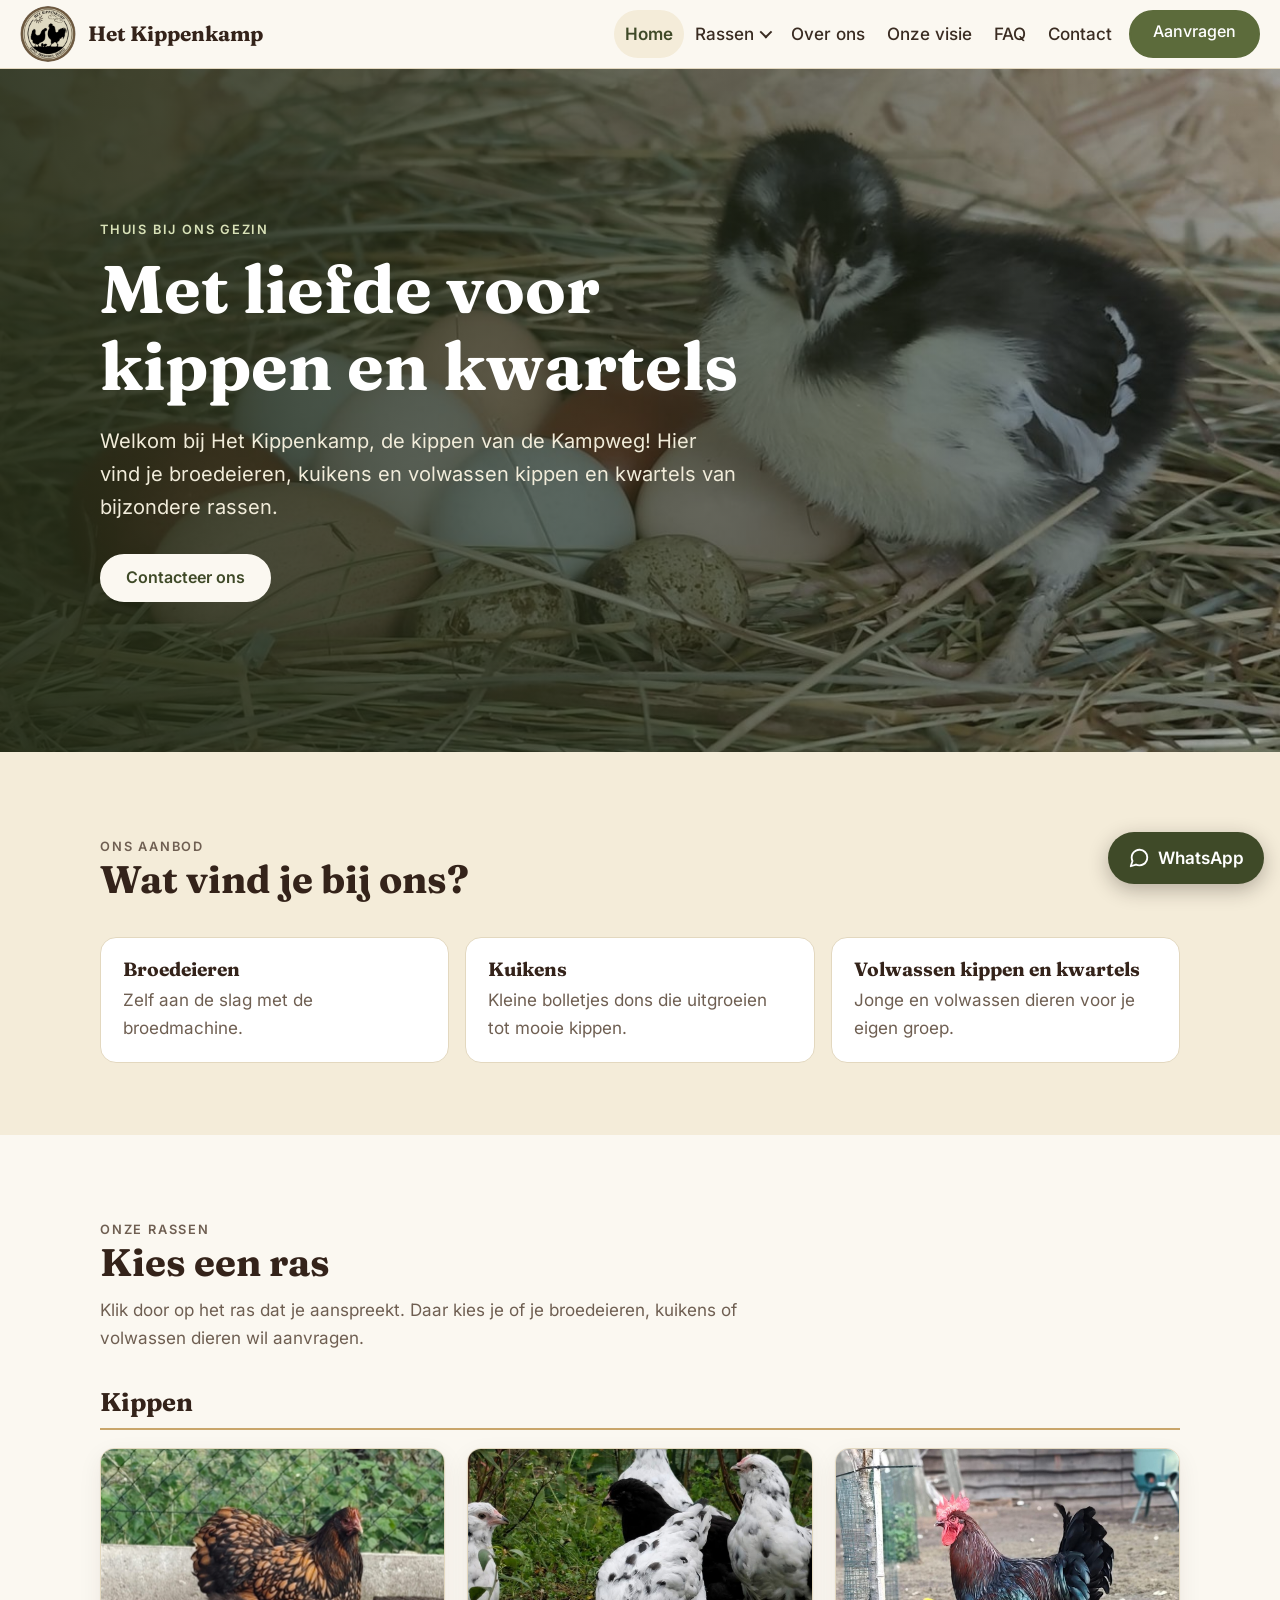
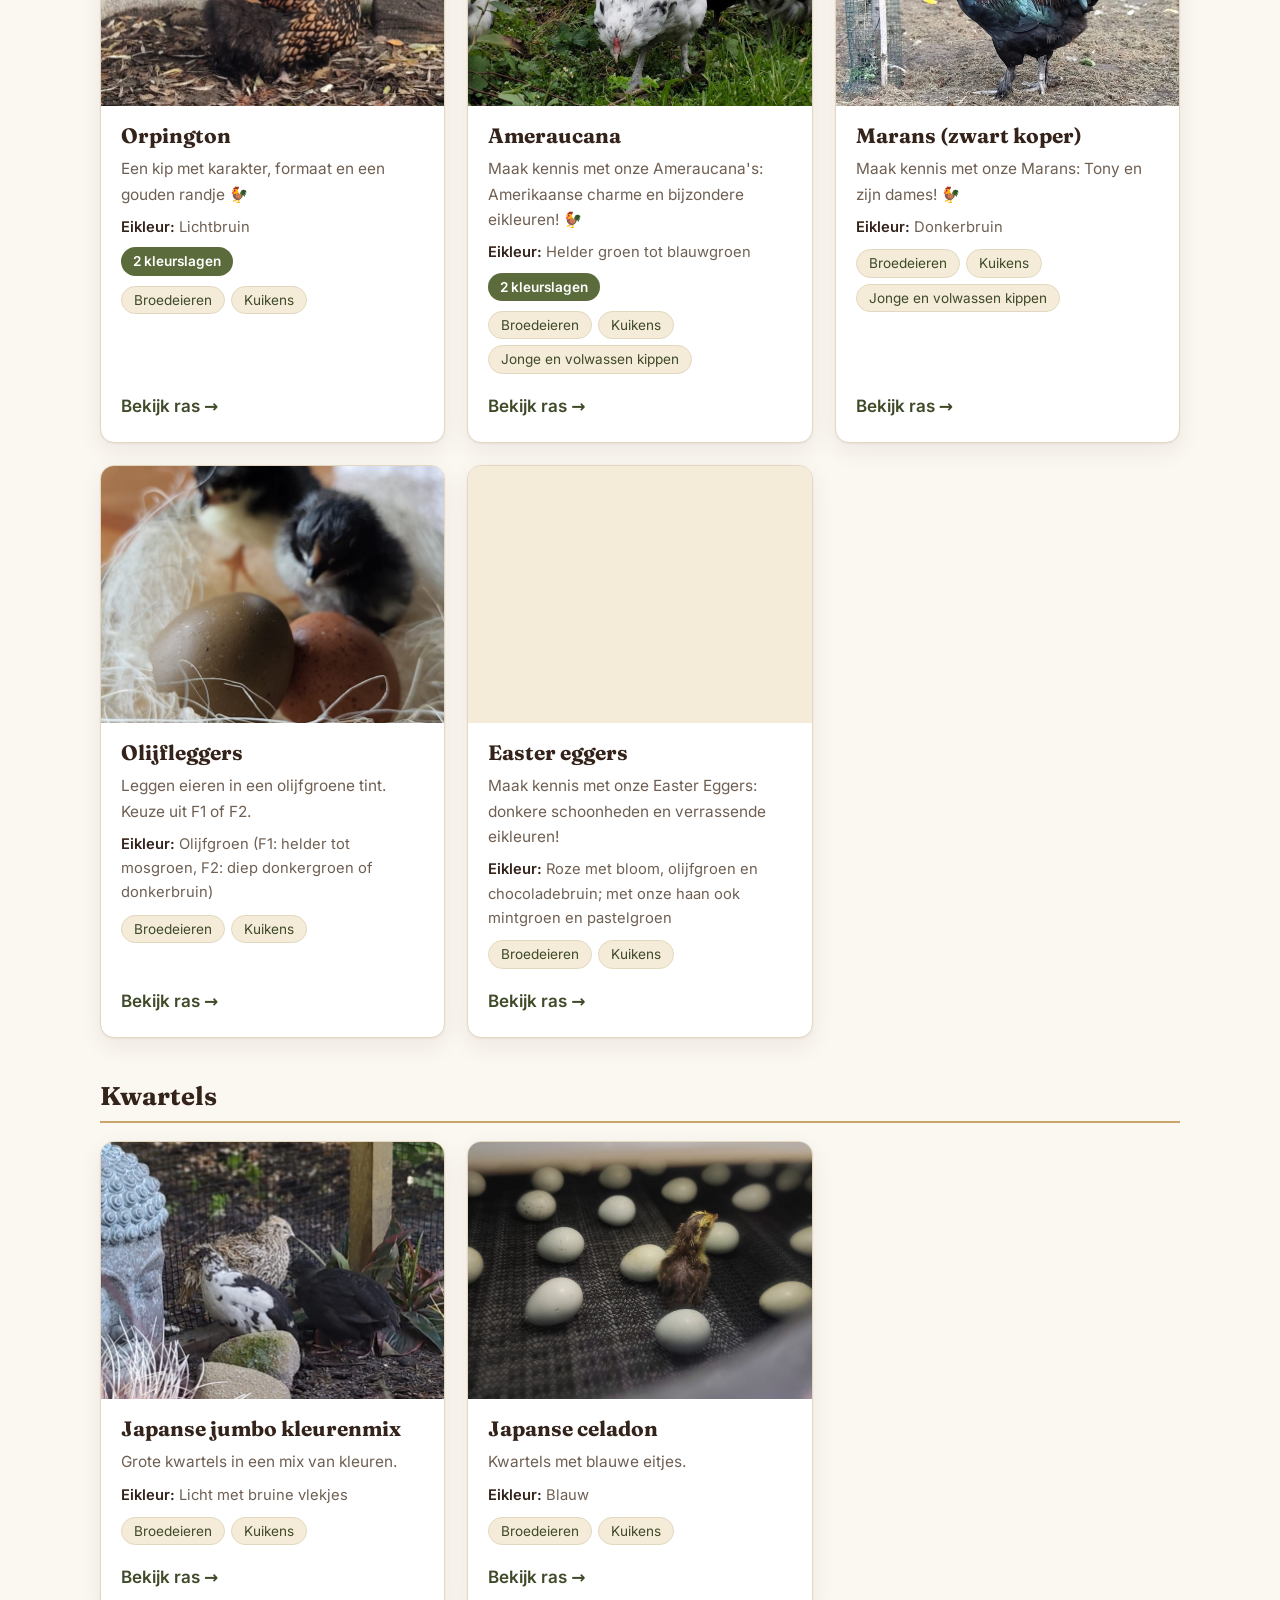
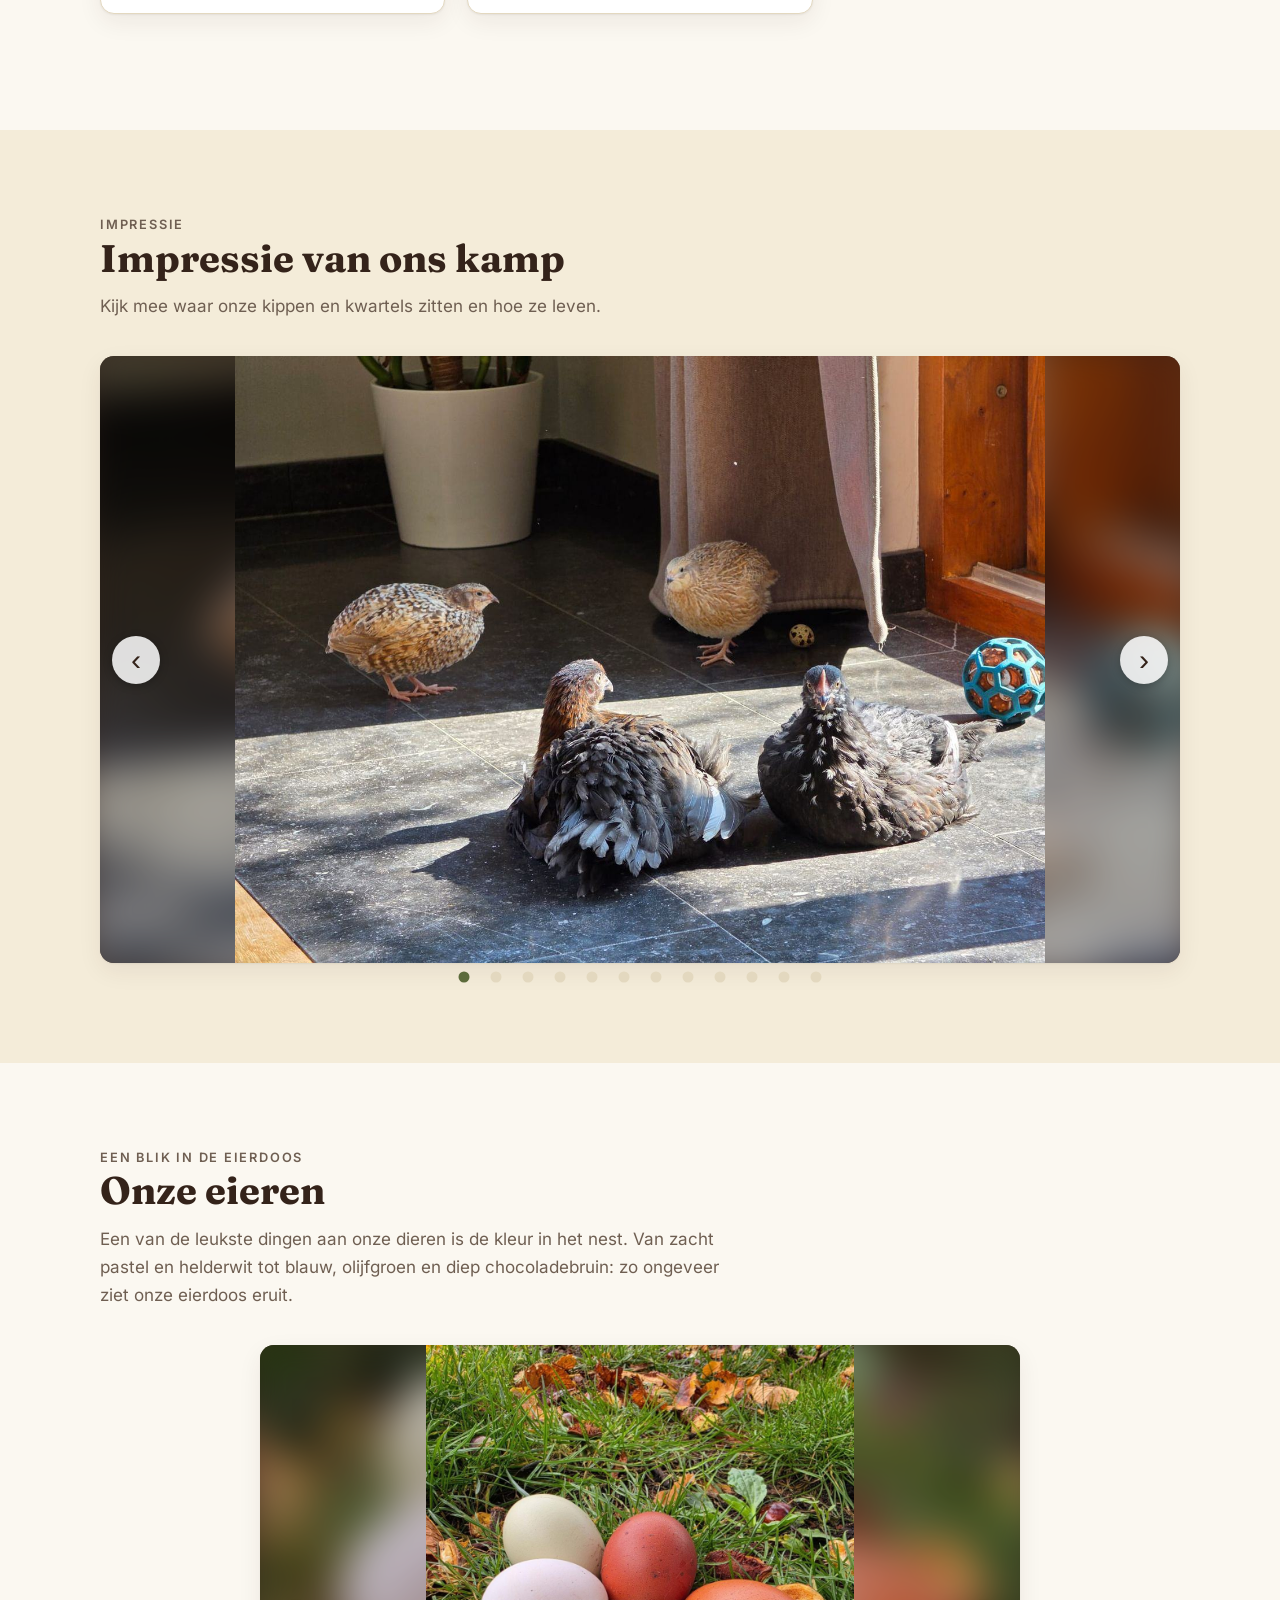
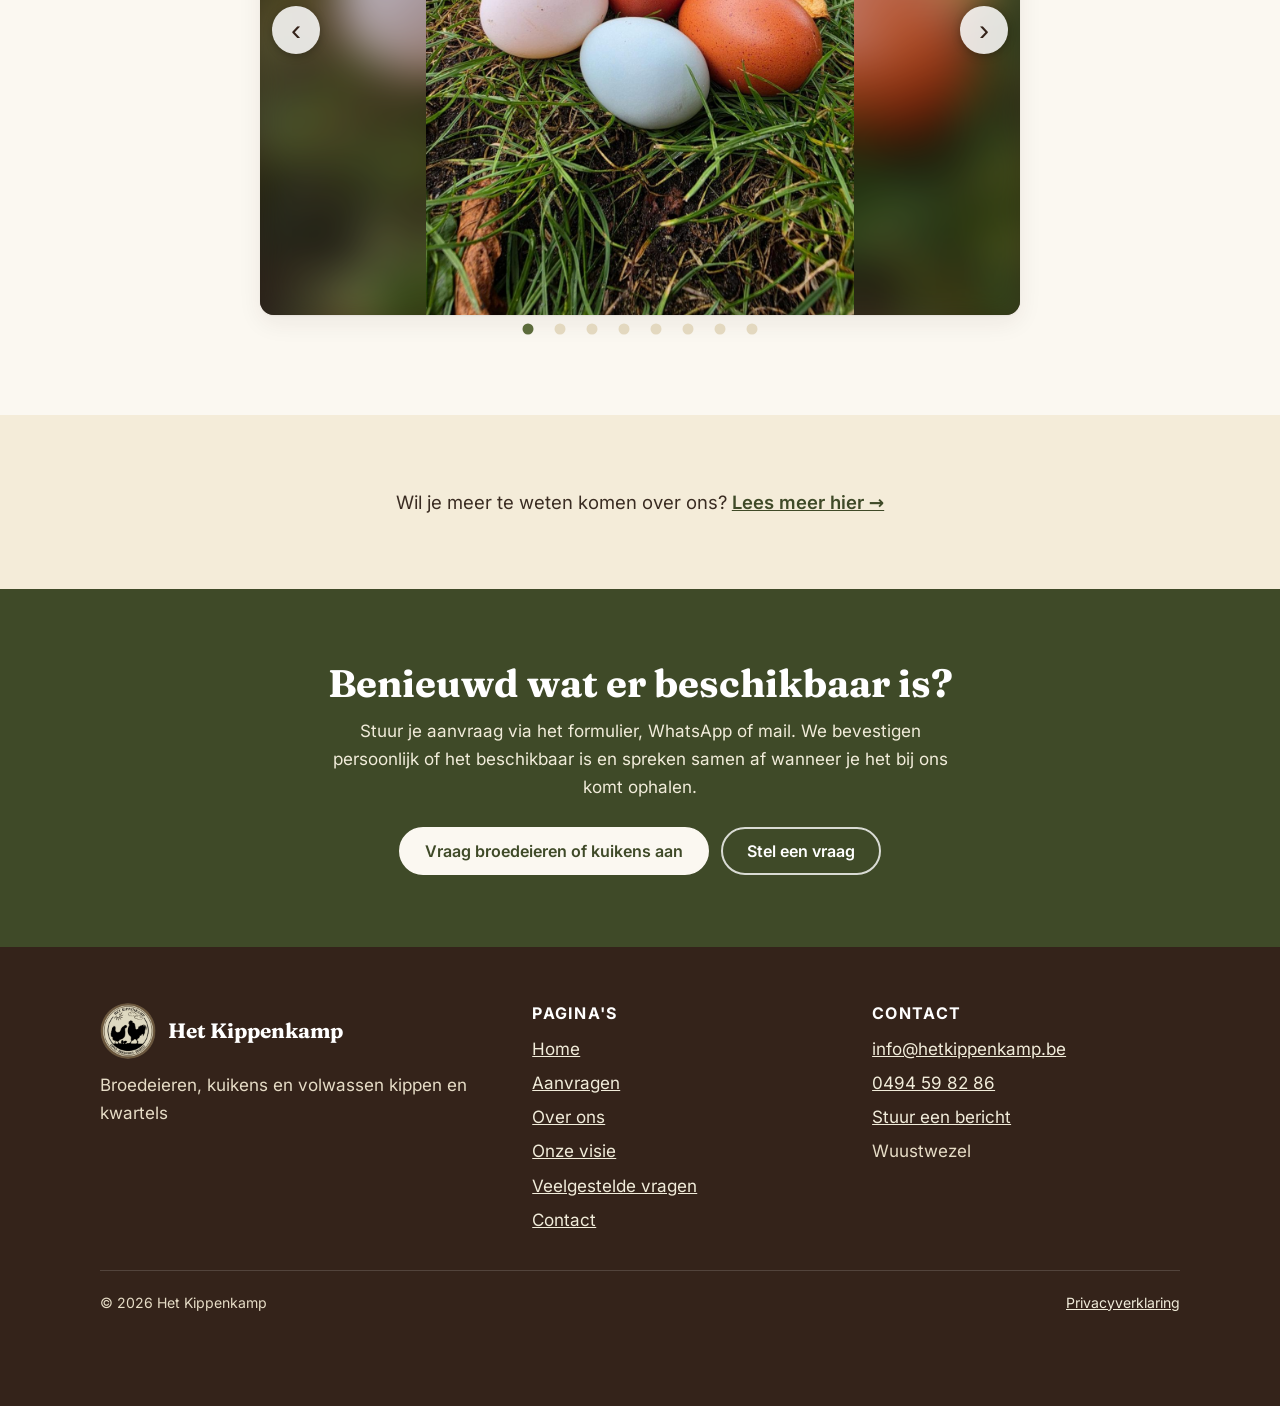
<file: index.html>
<!doctype html>
<html lang="nl-BE">
<head>
<meta charset="utf-8">
<meta name="viewport" content="width=device-width, initial-scale=1">
<title>Het Kippenkamp | Kippen, kwartels en broedeieren van een gezin met een hart voor dieren</title>
<meta name="description" content="Een gezin in Wuustwezel met kippen, kwartels, konijnen en een hond. Broedeieren, kuikens (thuis opgegroeid) en volwassen dieren van bijzondere rassen. Vraag eenvoudig aan, we bevestigen persoonlijk.">
<link rel="canonical" href="https://website-drab-three-77.vercel.app/">
<meta name="theme-color" content="#5c6b3b">
<meta property="og:type" content="website">
<meta property="og:locale" content="nl_BE">
<meta property="og:site_name" content="Het Kippenkamp">
<meta property="og:title" content="Het Kippenkamp | Broedeieren en kuikens van kippen en kwartels">
<meta property="og:description" content="Een gezin in Wuustwezel met kippen, kwartels, konijnen en een hond. Broedeieren, kuikens (thuis opgegroeid) en volwassen dieren van bijzondere rassen. Vraag eenvoudig aan, we bevestigen persoonlijk.">
<meta property="og:url" content="https://website-drab-three-77.vercel.app/">
<meta property="og:image" content="https://website-drab-three-77.vercel.app/images/og-image.png">
<meta property="og:image:width" content="1200">
<meta property="og:image:height" content="630">
<meta property="og:image:alt" content="Het Kippenkamp: broedeieren, kuikens en kwartels">
<meta name="twitter:card" content="summary_large_image">
<meta name="twitter:title" content="Het Kippenkamp | Broedeieren en kuikens van kippen en kwartels">
<meta name="twitter:description" content="Een gezin in Wuustwezel met kippen, kwartels, konijnen en een hond. Broedeieren, kuikens (thuis opgegroeid) en volwassen dieren van bijzondere rassen. Vraag eenvoudig aan, we bevestigen persoonlijk.">
<meta name="twitter:image" content="https://website-drab-three-77.vercel.app/images/og-image.png">
<link rel="icon" href="favicon-64.png" type="image/png" sizes="64x64">
<link rel="apple-touch-icon" href="apple-touch-icon.png">
<link rel="preload" href="fonts/inter-latin-wght-normal.woff2" as="font" type="font/woff2" crossorigin>
<link rel="preload" href="fonts/fraunces-latin-700-normal.woff2" as="font" type="font/woff2" crossorigin>
<link rel="stylesheet" href="style.css">
<script>document.documentElement.className+=" js"</script>
<script type="application/ld+json">{"@context":"https://schema.org","@type":"Organization","name":"Het Kippenkamp","url":"https://website-drab-three-77.vercel.app/","description":"Broedeieren, kuikens en volwassen kippen en kwartels van bijzondere rassen."}</script>
</head>
<body data-page="home">
<a class="skip" href="#inhoud">Ga naar de inhoud</a>
<header class="site-header">
  <div class="wrap">
    <a class="brand" href="index.html"><img src="images/logo.png" alt="" width="56" height="56"><span data-site="naam">Het Kippenkamp</span></a>
    <button class="menu-toggle" type="button" aria-expanded="false" aria-controls="hoofdmenu" aria-label="Open menu"><span></span></button>
    <nav class="main-nav" id="hoofdmenu" aria-label="Hoofdmenu">
      <ul>
        <li><a href="index.html" aria-current="page">Home</a></li>
        <li><a href="over-ons.html">Over ons</a></li>
        <li><a href="visie.html">Onze visie</a></li>
        <li><a href="faq.html">FAQ</a></li>
        <li><a href="contact.html">Contact</a></li>
        <li><a class="btn" href="aanvragen.html">Aanvragen</a></li>
      </ul>
    </nav>
  </div>
</header>
<main id="inhoud">

<section class="hero">
  <div class="wrap">
    <div class="hero-inner">
      <p class="eyebrow">Thuis bij ons gezin</p>
      <h1 data-site="slogan">Met liefde voor kippen en kwartels</h1>
      <p class="lead" data-site="heroTekst">Bij Het Kippenkamp vind je broedeieren, kuikens en volwassen kippen en kwartels van bijzondere rassen. Vraag aan wat je zoekt en we bevestigen persoonlijk wat beschikbaar is.</p>
      <div class="cta">
        <a class="btn light" href="contact.html">Contacteer ons</a>
      </div>
    </div>
  </div>
</section>

<section class="section band" id="categorie-sectie">
  <div class="wrap">
    <div class="section-head">
      <p class="eyebrow">Ons aanbod</p>
      <h2>Wat vind je bij ons?</h2>
    </div>
    <div id="categorieen" class="aanbod-kort"></div>
  </div>
</section>

<section class="section" id="rassen-sectie">
  <div class="wrap">
    <div class="section-head">
      <p class="eyebrow">Onze rassen</p>
      <h2>Kies een ras</h2>
      <p>Klik door op het ras dat je aanspreekt. Daar kies je of je broedeieren, kuikens of volwassen dieren wil aanvragen.</p>
    </div>
    <div id="rassen-home"></div>
    <noscript><p><a class="btn" href="aanbod.html">Bekijk alle rassen</a></p></noscript>
  </div>
</section>

<section class="section band" id="kamp-sectie">
  <div class="wrap">
    <div class="section-head">
      <p class="eyebrow">Impressie</p>
      <h2>Impressie van ons kamp</h2>
      <p>Kijk mee waar onze kippen en kwartels zitten en hoe ze leven.</p>
    </div>
    <div id="kamp-fotos" class="kamp-wrap"></div>
    <p id="kamp-leeg" class="kamp-leeg" hidden>Foto's van ons kamp volgen binnenkort.</p>
  </div>
</section>


<section class="section" id="eieren-sectie">
  <div class="wrap">
    <div class="section-head">
      <p class="eyebrow">Een blik in de eierdoos</p>
      <h2>Onze eieren</h2>
      <p>Een van de leukste dingen aan onze dieren is de kleur in het nest. Van zacht pastel en helderwit tot blauw, olijfgroen en diep chocoladebruin: zo ongeveer ziet onze eierdoos eruit.</p>
    </div>
    <div id="eieren-fotos" class="ras-slider eieren-slider"></div>
  </div>
</section>




<section class="section band" id="voorstelling">
  <div class="wrap">
    <p class="meer-over-ons">Wil je meer te weten komen over ons? <a class="link-more" href="over-ons.html">Lees meer hier →</a></p>
  </div>
</section>

<section class="section cta-band" id="contact-cta">
  <div class="wrap">
    <h2>Benieuwd wat er beschikbaar is?</h2>
    <p data-site="bestelInfo">Stuur je aanvraag via het formulier, WhatsApp of mail. We bevestigen of het beschikbaar is en spreken samen af wanneer je alles kan ophalen.</p>
    <div class="cta">
      <a class="btn light" href="aanvragen.html">Vraag broedeieren of kuikens aan</a>
      <a class="btn ghost-light" href="contact.html">Stel een vraag</a>
    </div>
  </div>
</section>

</main>
<a id="wa-float" class="wa-float" hidden rel="noopener" aria-label="Stuur ons een bericht via WhatsApp">
  <svg viewBox="0 0 24 24" aria-hidden="true"><path d="M21 11.5a8.38 8.38 0 0 1-.9 3.8 8.5 8.5 0 0 1-7.6 4.7 8.38 8.38 0 0 1-3.8-.9L3 21l1.9-5.7a8.38 8.38 0 0 1-.9-3.8 8.5 8.5 0 0 1 4.7-7.6 8.38 8.38 0 0 1 3.8-.9h.5a8.48 8.48 0 0 1 8 8v.5z"/></svg>
  <span>WhatsApp</span>
</a>
<div id="lightbox" class="lightbox" hidden role="dialog" aria-modal="true" aria-label="Foto's">
  <button type="button" id="lbClose" class="lb-btn lb-close" aria-label="Sluiten">×</button>
  <button type="button" id="lbPrev" class="lb-btn lb-prev" aria-label="Vorige foto">‹</button>
  <figure>
    <img id="lbImg" alt="">
    <figcaption><span id="lbCaption"></span> <span id="lbCount" class="muted"></span></figcaption>
  </figure>
  <button type="button" id="lbNext" class="lb-btn lb-next" aria-label="Volgende foto">›</button>
</div>
<footer class="site-footer">
  <div class="wrap">
    <div class="footer-grid">
      <div>
        <a class="brand" href="index.html"><img src="images/logo.png" alt="" width="56" height="56"><span>Het Kippenkamp</span></a>
        <p data-site="ondertitel">Broedeieren, kuikens en volwassen kippen en kwartels</p>
      </div>
      <div>
        <h2>Pagina's</h2>
        <ul>
          <li><a href="index.html">Home</a></li>
          <li><a href="aanvragen.html">Aanvragen</a></li>
          <li><a href="over-ons.html">Over ons</a></li>
          <li><a href="visie.html">Onze visie</a></li>
          <li><a href="faq.html">Veelgestelde vragen</a></li>
          <li><a href="contact.html">Contact</a></li>
        </ul>
      </div>
      <div>
        <h2>Contact</h2>
        <ul id="footer-contact"></ul>
      </div>
    </div>
    <div class="footer-bottom">
      <span>© <span data-year>2026</span> Het Kippenkamp</span>
      <a href="privacy.html">Privacyverklaring</a>
    </div>
  </div>
</footer>
<script src="data.js"></script>
<script src="script.js"></script>
</body>
</html>
</file>
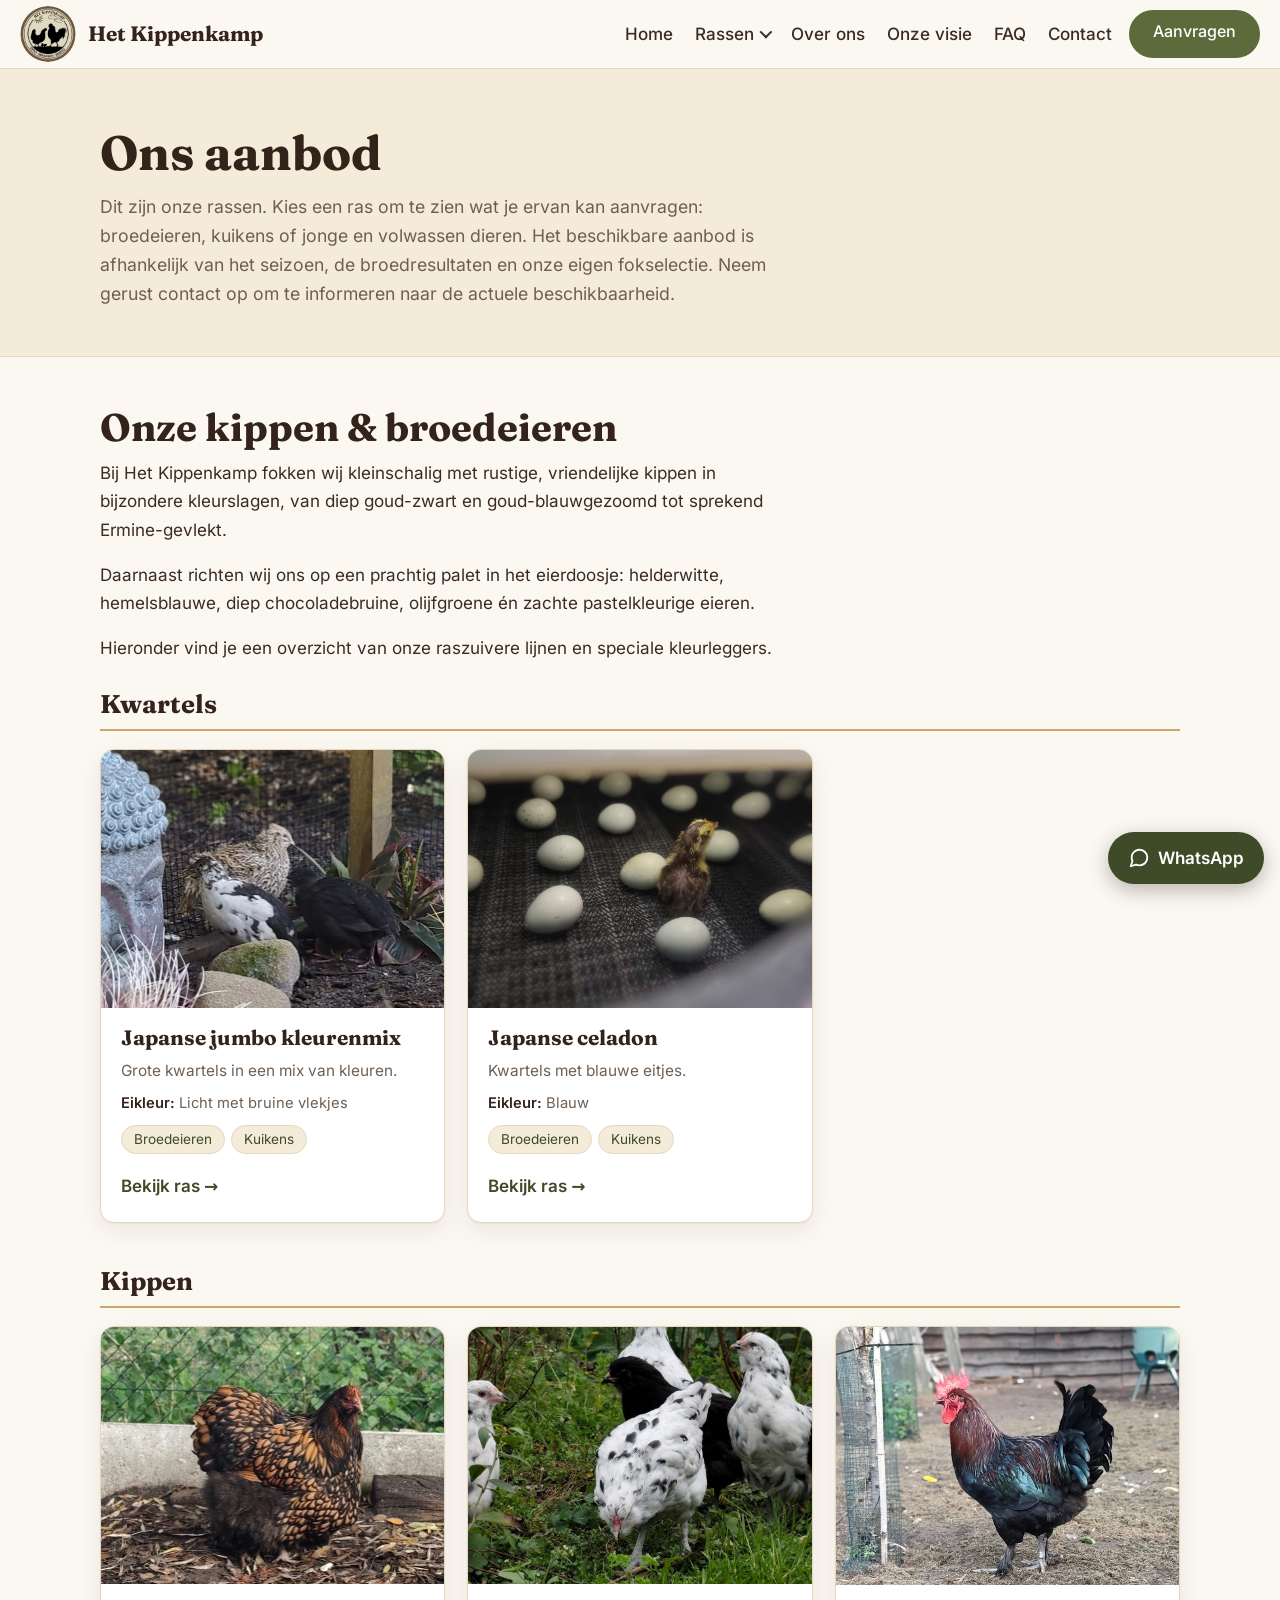
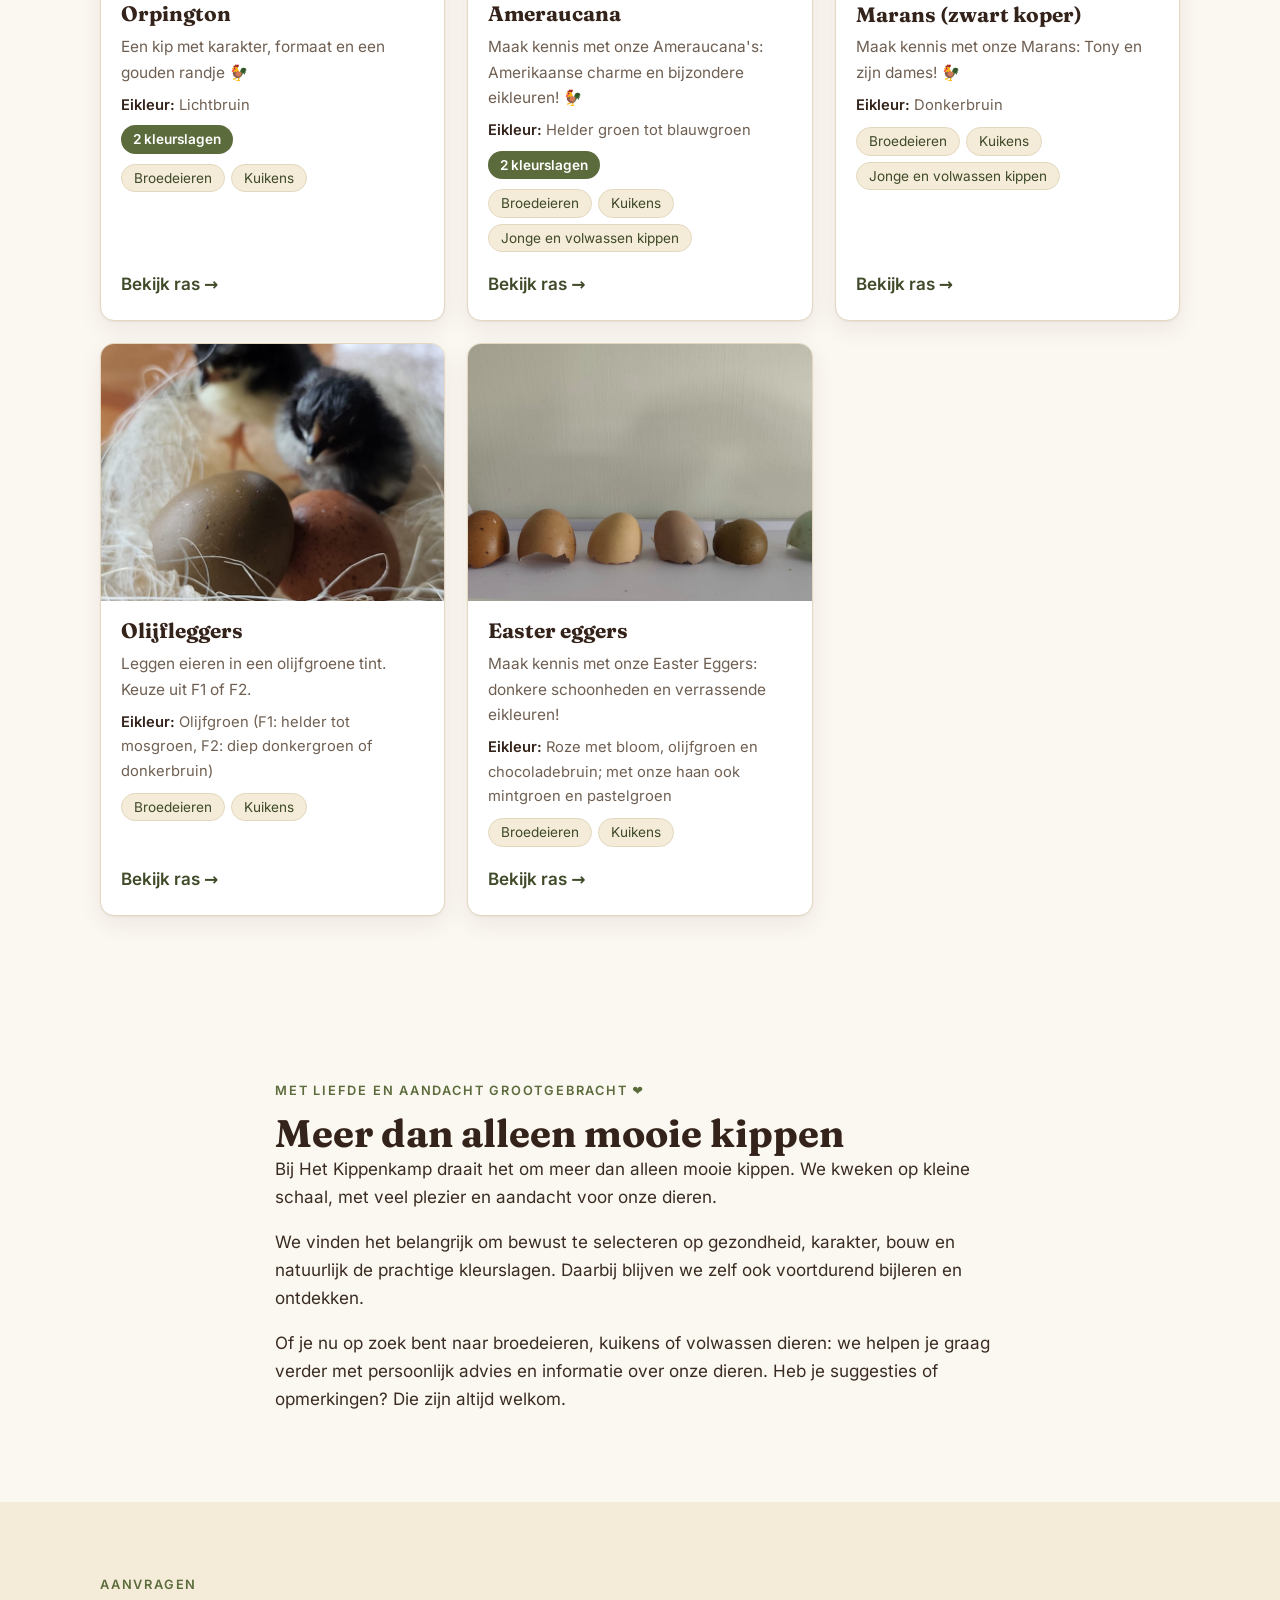
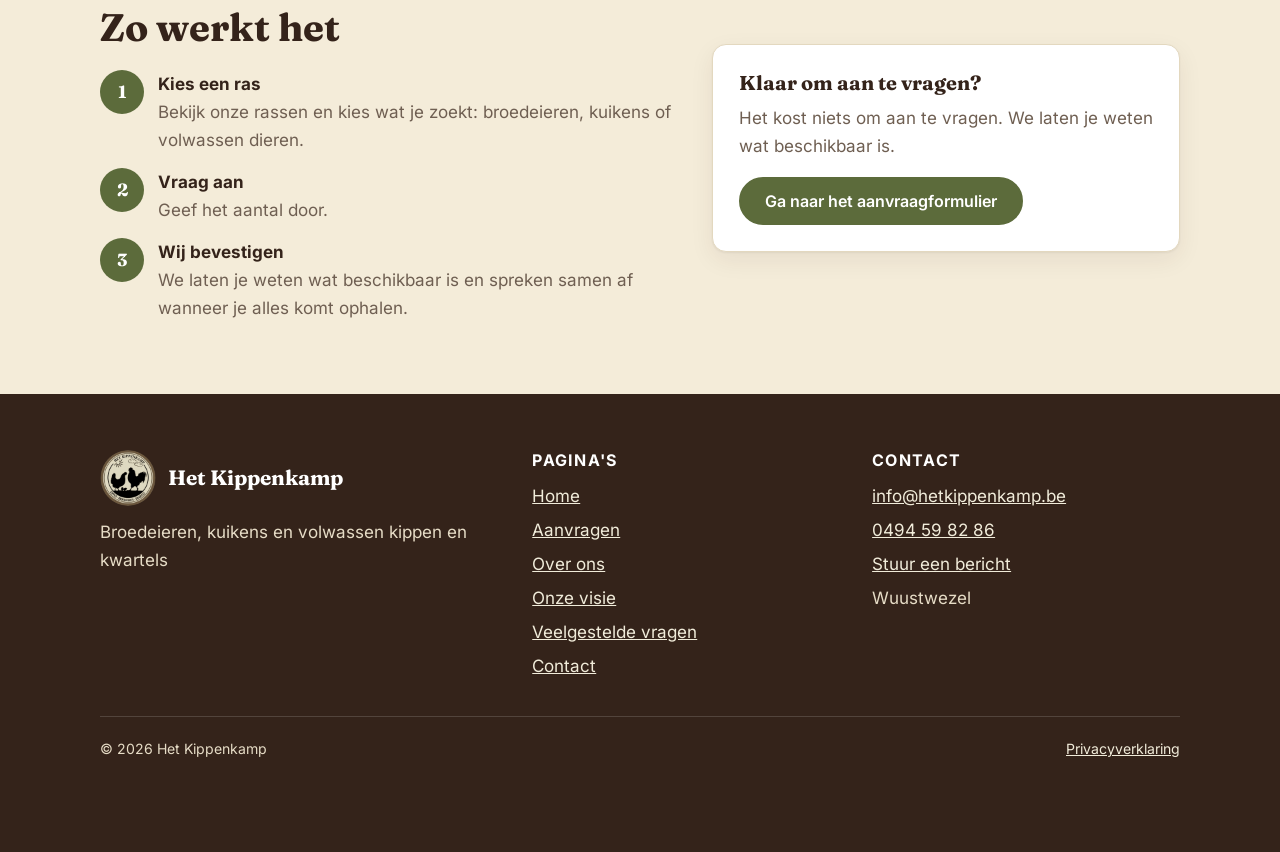
<file: aanbod.html>
<!doctype html>
<html lang="nl-BE">
<head>
<meta charset="utf-8">
<meta name="viewport" content="width=device-width, initial-scale=1">
<title>Aanbod broedeieren en kuikens | Het Kippenkamp</title>
<meta name="description" content="Onze rassen op een rij: Orpington, Ameraucana, Marans, olijfleggers, Easter eggers en kwartels. Kies een ras en vraag broedeieren, kuikens of volwassen dieren aan.">
<link rel="canonical" href="https://website-drab-three-77.vercel.app/aanbod.html">
<meta name="theme-color" content="#5c6b3b">
<meta property="og:type" content="website">
<meta property="og:locale" content="nl_BE">
<meta property="og:site_name" content="Het Kippenkamp">
<meta property="og:title" content="Aanbod broedeieren en kuikens | Het Kippenkamp">
<meta property="og:description" content="Onze rassen op een rij: Orpington, Ameraucana, Marans, olijfleggers, Easter eggers en kwartels. Kies een ras en vraag broedeieren, kuikens of volwassen dieren aan.">
<meta property="og:url" content="https://website-drab-three-77.vercel.app/aanbod.html">
<meta property="og:image" content="https://website-drab-three-77.vercel.app/images/og-image.png">
<meta property="og:image:width" content="1200">
<meta property="og:image:height" content="630">
<meta property="og:image:alt" content="Het Kippenkamp: broedeieren, kuikens en kwartels">
<meta name="twitter:card" content="summary_large_image">
<meta name="twitter:title" content="Aanbod broedeieren en kuikens | Het Kippenkamp">
<meta name="twitter:description" content="Onze rassen op een rij: Orpington, Ameraucana, Marans, olijfleggers, Easter eggers en kwartels. Kies een ras en vraag broedeieren, kuikens of volwassen dieren aan.">
<meta name="twitter:image" content="https://website-drab-three-77.vercel.app/images/og-image.png">
<link rel="icon" href="favicon-64.png" type="image/png" sizes="64x64">
<link rel="apple-touch-icon" href="apple-touch-icon.png">
<link rel="preload" href="fonts/inter-latin-wght-normal.woff2" as="font" type="font/woff2" crossorigin>
<link rel="preload" href="fonts/fraunces-latin-700-normal.woff2" as="font" type="font/woff2" crossorigin>
<link rel="stylesheet" href="style.css">
<script>document.documentElement.className+=" js"</script>
</head>
<body data-page="aanbod">
<a class="skip" href="#inhoud">Ga naar de inhoud</a>
<header class="site-header">
  <div class="wrap">
    <a class="brand" href="index.html"><img src="images/logo.png" alt="" width="56" height="56"><span data-site="naam">Het Kippenkamp</span></a>
    <button class="menu-toggle" type="button" aria-expanded="false" aria-controls="hoofdmenu" aria-label="Open menu"><span></span></button>
    <nav class="main-nav" id="hoofdmenu" aria-label="Hoofdmenu">
      <ul>
        <li><a href="index.html">Home</a></li>
        <li><a href="over-ons.html">Over ons</a></li>
        <li><a href="visie.html">Onze visie</a></li>
        <li><a href="faq.html">FAQ</a></li>
        <li><a href="contact.html">Contact</a></li>
        <li><a class="btn" href="aanvragen.html">Aanvragen</a></li>
      </ul>
    </nav>
  </div>
</header>
<main id="inhoud">

<section class="page-hero">
  <div class="wrap">
    <h1>Ons aanbod</h1>
    <p>Dit zijn onze rassen. Kies een ras om te zien wat je ervan kan aanvragen: broedeieren, kuikens of jonge en volwassen dieren. Het beschikbare aanbod is afhankelijk van het seizoen, de broedresultaten en onze eigen fokselectie. Neem gerust contact op om te informeren naar de actuele beschikbaarheid.</p>
  </div>
</section>

<section class="section tight">
  <div class="wrap">
    <div class="aanbod-intro prose">
      <h2>Onze kippen &amp; broedeieren</h2>
      <p>Bij Het Kippenkamp fokken wij kleinschalig met rustige, vriendelijke kippen in bijzondere kleurslagen, van diep goud-zwart en goud-blauwgezoomd tot sprekend Ermine-gevlekt.</p>
      <p>Daarnaast richten wij ons op een prachtig palet in het eierdoosje: helderwitte, hemelsblauwe, diep chocoladebruine, olijfgroene én zachte pastelkleurige eieren.</p>
      <p>Hieronder vind je een overzicht van onze raszuivere lijnen en speciale kleurleggers.</p>
    </div>
    <div id="filters" class="filters" role="group" aria-label="Filter op categorie"></div>
    <div id="rassen"></div>
    <noscript><p class="empty">Voor het overzicht van onze rassen heb je JavaScript nodig. Neem gerust <a href="contact.html">contact</a> met ons op.</p></noscript>
  </div>
</section>

<section class="section">
  <div class="wrap liefde">
    <p class="eyebrow">Met liefde en aandacht grootgebracht ❤️</p>
    <h2>Meer dan alleen mooie kippen</h2>
    <p>Bij Het Kippenkamp draait het om meer dan alleen mooie kippen. We kweken op kleine schaal, met veel plezier en aandacht voor onze dieren.</p>
    <p>We vinden het belangrijk om bewust te selecteren op gezondheid, karakter, bouw en natuurlijk de prachtige kleurslagen. Daarbij blijven we zelf ook voortdurend bijleren en ontdekken.</p>
    <p>Of je nu op zoek bent naar broedeieren, kuikens of volwassen dieren: we helpen je graag verder met persoonlijk advies en informatie over onze dieren. Heb je suggesties of opmerkingen? Die zijn altijd welkom.</p>
  </div>
</section>

<section class="section band">
  <div class="wrap">
    <div class="split">
      <div>
        <p class="eyebrow">Aanvragen</p>
        <h2>Zo werkt het</h2>
        <ol id="stappen" class="steps" style="margin-top:20px"></ol>
      </div>
      <div class="card">
        <h3>Klaar om aan te vragen?</h3>
        <p class="muted">Het kost niets om aan te vragen. We laten je weten wat beschikbaar is.</p>
        <a class="btn" href="aanvragen.html">Ga naar het aanvraagformulier</a>
      </div>
    </div>
  </div>
</section>

</main>
<a id="wa-float" class="wa-float" hidden rel="noopener" aria-label="Stuur ons een bericht via WhatsApp">
  <svg viewBox="0 0 24 24" aria-hidden="true"><path d="M21 11.5a8.38 8.38 0 0 1-.9 3.8 8.5 8.5 0 0 1-7.6 4.7 8.38 8.38 0 0 1-3.8-.9L3 21l1.9-5.7a8.38 8.38 0 0 1-.9-3.8 8.5 8.5 0 0 1 4.7-7.6 8.38 8.38 0 0 1 3.8-.9h.5a8.48 8.48 0 0 1 8 8v.5z"/></svg>
  <span>WhatsApp</span>
</a>
<div id="lightbox" class="lightbox" hidden role="dialog" aria-modal="true" aria-label="Foto's">
  <button type="button" id="lbClose" class="lb-btn lb-close" aria-label="Sluiten">×</button>
  <button type="button" id="lbPrev" class="lb-btn lb-prev" aria-label="Vorige foto">‹</button>
  <figure>
    <img id="lbImg" alt="">
    <figcaption><span id="lbCaption"></span> <span id="lbCount" class="muted"></span></figcaption>
  </figure>
  <button type="button" id="lbNext" class="lb-btn lb-next" aria-label="Volgende foto">›</button>
</div>
<footer class="site-footer">
  <div class="wrap">
    <div class="footer-grid">
      <div>
        <a class="brand" href="index.html"><img src="images/logo.png" alt="" width="56" height="56"><span>Het Kippenkamp</span></a>
        <p data-site="ondertitel">Broedeieren, kuikens en volwassen kippen en kwartels</p>
      </div>
      <div>
        <h2>Pagina's</h2>
        <ul>
          <li><a href="index.html">Home</a></li>
          <li><a href="aanvragen.html">Aanvragen</a></li>
          <li><a href="over-ons.html">Over ons</a></li>
          <li><a href="visie.html">Onze visie</a></li>
          <li><a href="faq.html">Veelgestelde vragen</a></li>
          <li><a href="contact.html">Contact</a></li>
        </ul>
      </div>
      <div>
        <h2>Contact</h2>
        <ul id="footer-contact"></ul>
      </div>
    </div>
    <div class="footer-bottom">
      <span>© <span data-year>2026</span> Het Kippenkamp</span>
      <a href="privacy.html">Privacyverklaring</a>
    </div>
  </div>
</footer>
<script src="data.js"></script>
<script src="script.js"></script>
</body>
</html>
</file>
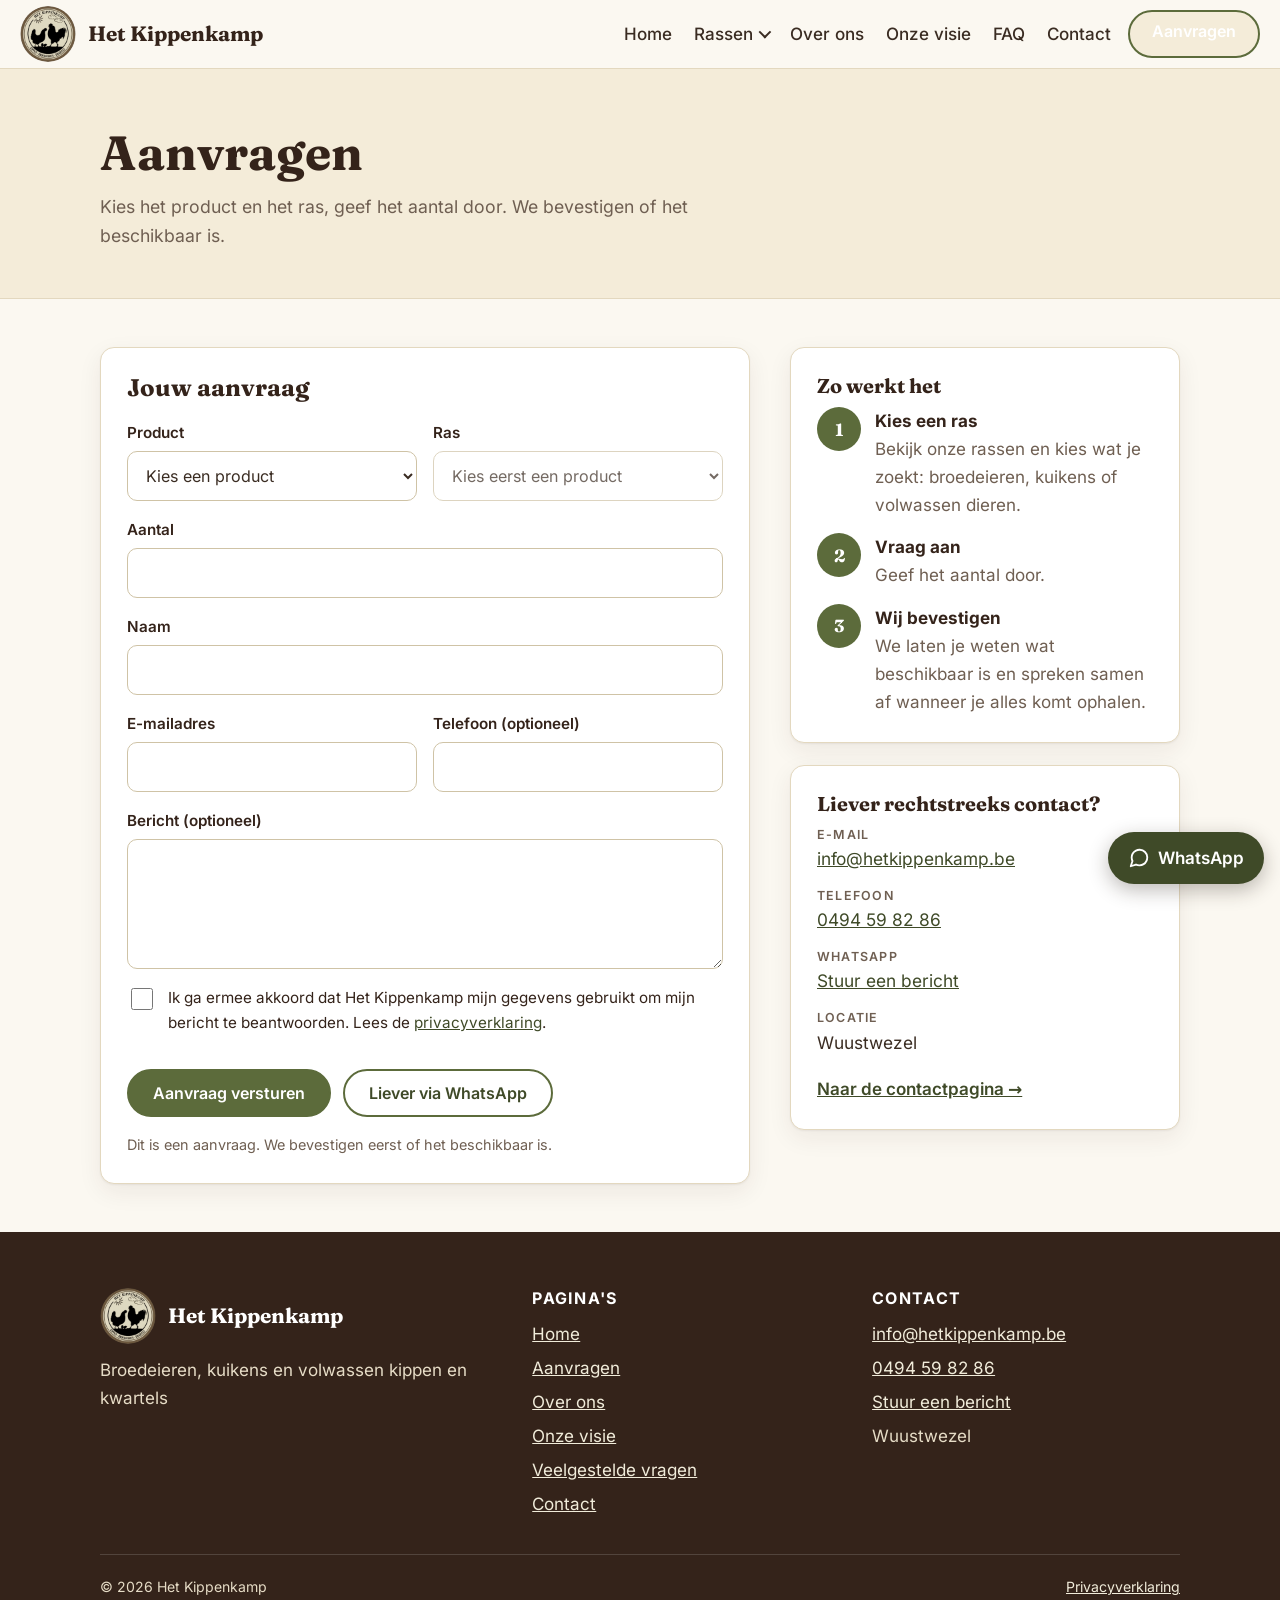
<file: aanvragen.html>
<!doctype html>
<html lang="nl-BE">
<head>
<meta charset="utf-8">
<meta name="viewport" content="width=device-width, initial-scale=1">
<title>Broedeieren of kuikens aanvragen | Het Kippenkamp</title>
<meta name="description" content="Vraag broedeieren, kuikens of volwassen kippen en kwartels aan. Kies product en ras, geef het aantal door. We bevestigen persoonlijk.">
<link rel="canonical" href="https://website-drab-three-77.vercel.app/aanvragen.html">
<meta name="theme-color" content="#5c6b3b">
<meta property="og:type" content="website">
<meta property="og:locale" content="nl_BE">
<meta property="og:site_name" content="Het Kippenkamp">
<meta property="og:title" content="Broedeieren of kuikens aanvragen | Het Kippenkamp">
<meta property="og:description" content="Vraag broedeieren, kuikens of volwassen kippen en kwartels aan. Kies product en ras, geef het aantal door. We bevestigen persoonlijk.">
<meta property="og:url" content="https://website-drab-three-77.vercel.app/aanvragen.html">
<meta property="og:image" content="https://website-drab-three-77.vercel.app/images/og-image.png">
<meta property="og:image:width" content="1200">
<meta property="og:image:height" content="630">
<meta property="og:image:alt" content="Het Kippenkamp: broedeieren, kuikens en kwartels">
<meta name="twitter:card" content="summary_large_image">
<meta name="twitter:title" content="Broedeieren of kuikens aanvragen | Het Kippenkamp">
<meta name="twitter:description" content="Vraag broedeieren, kuikens of volwassen kippen en kwartels aan. Kies product en ras, geef het aantal door. We bevestigen persoonlijk.">
<meta name="twitter:image" content="https://website-drab-three-77.vercel.app/images/og-image.png">
<link rel="icon" href="favicon-64.png" type="image/png" sizes="64x64">
<link rel="apple-touch-icon" href="apple-touch-icon.png">
<link rel="preload" href="fonts/inter-latin-wght-normal.woff2" as="font" type="font/woff2" crossorigin>
<link rel="preload" href="fonts/fraunces-latin-700-normal.woff2" as="font" type="font/woff2" crossorigin>
<link rel="stylesheet" href="style.css">
<script>document.documentElement.className+=" js"</script>
</head>
<body data-page="aanvragen">
<a class="skip" href="#inhoud">Ga naar de inhoud</a>
<header class="site-header">
  <div class="wrap">
    <a class="brand" href="index.html"><img src="images/logo.png" alt="" width="56" height="56"><span data-site="naam">Het Kippenkamp</span></a>
    <button class="menu-toggle" type="button" aria-expanded="false" aria-controls="hoofdmenu" aria-label="Open menu"><span></span></button>
    <nav class="main-nav" id="hoofdmenu" aria-label="Hoofdmenu">
      <ul>
        <li><a href="index.html">Home</a></li>
        <li><a href="over-ons.html">Over ons</a></li>
        <li><a href="visie.html">Onze visie</a></li>
        <li><a href="faq.html">FAQ</a></li>
        <li><a href="contact.html">Contact</a></li>
        <li><a class="btn" href="aanvragen.html" aria-current="page">Aanvragen</a></li>
      </ul>
    </nav>
  </div>
</header>
<main id="inhoud">

<section class="page-hero">
  <div class="wrap">
    <h1>Aanvragen</h1>
    <p>Kies het product en het ras, geef het aantal door. We bevestigen of het beschikbaar is.</p>
  </div>
</section>

<section class="section tight">
  <div class="wrap form-layout">
    <form id="aanvraag-form" class="card" novalidate>
      <h2>Jouw aanvraag</h2>
      <div id="form-melding" class="alert" hidden role="status" aria-live="polite"></div>
      <div class="row">
        <div class="field">
          <label for="product">Product</label>
          <select id="product" name="product" required></select>
          <span class="err" aria-live="polite"></span>
        </div>
        <div class="field">
          <label for="ras">Ras</label>
          <select id="ras" name="ras" required disabled><option value="">Kies eerst een product</option></select>
          <span class="err" aria-live="polite"></span>
        </div>
      </div>
      <p id="ras-info" class="ras-info" hidden></p>
      <div class="field" id="keuze-veld" hidden>
        <label for="keuze" id="keuze-label">Kleurslag</label>
        <select id="keuze" name="keuze"></select>
        <span class="err" aria-live="polite"></span>
      </div>
      <div class="field">
        <label for="aantal">Aantal</label>
        <input id="aantal" name="aantal" type="number" min="1" max="1000" step="1" inputmode="numeric" required>
        <span class="err" aria-live="polite"></span>
      </div>
      <div class="field">
        <label for="naam">Naam</label>
        <input id="naam" name="naam" type="text" autocomplete="name" required>
        <span class="err" aria-live="polite"></span>
      </div>
      <div class="row">
        <div class="field">
          <label for="email">E-mailadres</label>
          <input id="email" name="email" type="email" autocomplete="email" inputmode="email" required>
          <span class="err" aria-live="polite"></span>
        </div>
        <div class="field">
          <label for="telefoon">Telefoon (optioneel)</label>
          <input id="telefoon" name="telefoon" type="tel" autocomplete="tel" inputmode="tel">
        </div>
      </div>
      <div class="field">
        <label for="bericht">Bericht (optioneel)</label>
        <textarea id="bericht" name="bericht" rows="4"></textarea>
      </div>
      <div class="hp" aria-hidden="true"><label for="website">Laat dit veld leeg</label><input type="text" id="website" name="website" tabindex="-1" autocomplete="off"></div>
      <div class="field">
        <label class="check"><input type="checkbox" id="privacy" name="privacy" value="ja"><span>Ik ga ermee akkoord dat Het Kippenkamp mijn gegevens gebruikt om mijn bericht te beantwoorden. Lees de <a href="privacy.html">privacyverklaring</a>.</span></label>
        <span class="err" aria-live="polite"></span>
      </div>
      <div class="form-actions">
        <button class="btn" type="submit">Aanvraag versturen</button>
        <a id="wa-aanvraag" class="btn ghost" hidden rel="noopener">Liever via WhatsApp</a>
      </div>
      <p class="notice" style="margin:16px 0 0">Dit is een aanvraag. We bevestigen eerst of het beschikbaar is.</p>
    </form>

    <aside>
      <div class="card" style="margin-bottom:22px">
        <h3>Zo werkt het</h3>
        <ol id="stappen" class="steps"></ol>
      </div>
      <div class="card">
        <h3>Liever rechtstreeks contact?</h3>
        <ul id="contact-gegevens" class="contact-list"></ul>
        <a class="link-more" href="contact.html">Naar de contactpagina →</a>
      </div>
    </aside>
  </div>
  <noscript><div class="wrap"><p class="empty">Voor dit formulier heb je JavaScript nodig. Neem anders <a href="contact.html">contact</a> met ons op.</p></div></noscript>
</section>

</main>
<a id="wa-float" class="wa-float" hidden rel="noopener" aria-label="Stuur ons een bericht via WhatsApp">
  <svg viewBox="0 0 24 24" aria-hidden="true"><path d="M21 11.5a8.38 8.38 0 0 1-.9 3.8 8.5 8.5 0 0 1-7.6 4.7 8.38 8.38 0 0 1-3.8-.9L3 21l1.9-5.7a8.38 8.38 0 0 1-.9-3.8 8.5 8.5 0 0 1 4.7-7.6 8.38 8.38 0 0 1 3.8-.9h.5a8.48 8.48 0 0 1 8 8v.5z"/></svg>
  <span>WhatsApp</span>
</a>
<footer class="site-footer">
  <div class="wrap">
    <div class="footer-grid">
      <div>
        <a class="brand" href="index.html"><img src="images/logo.png" alt="" width="56" height="56"><span>Het Kippenkamp</span></a>
        <p data-site="ondertitel">Broedeieren, kuikens en volwassen kippen en kwartels</p>
      </div>
      <div>
        <h2>Pagina's</h2>
        <ul>
          <li><a href="index.html">Home</a></li>
          <li><a href="aanvragen.html">Aanvragen</a></li>
          <li><a href="over-ons.html">Over ons</a></li>
          <li><a href="visie.html">Onze visie</a></li>
          <li><a href="faq.html">Veelgestelde vragen</a></li>
          <li><a href="contact.html">Contact</a></li>
        </ul>
      </div>
      <div>
        <h2>Contact</h2>
        <ul id="footer-contact"></ul>
      </div>
    </div>
    <div class="footer-bottom">
      <span>© <span data-year>2026</span> Het Kippenkamp</span>
      <a href="privacy.html">Privacyverklaring</a>
    </div>
  </div>
</footer>
<script src="data.js"></script>
<script src="script.js"></script>
</body>
</html>
</file>
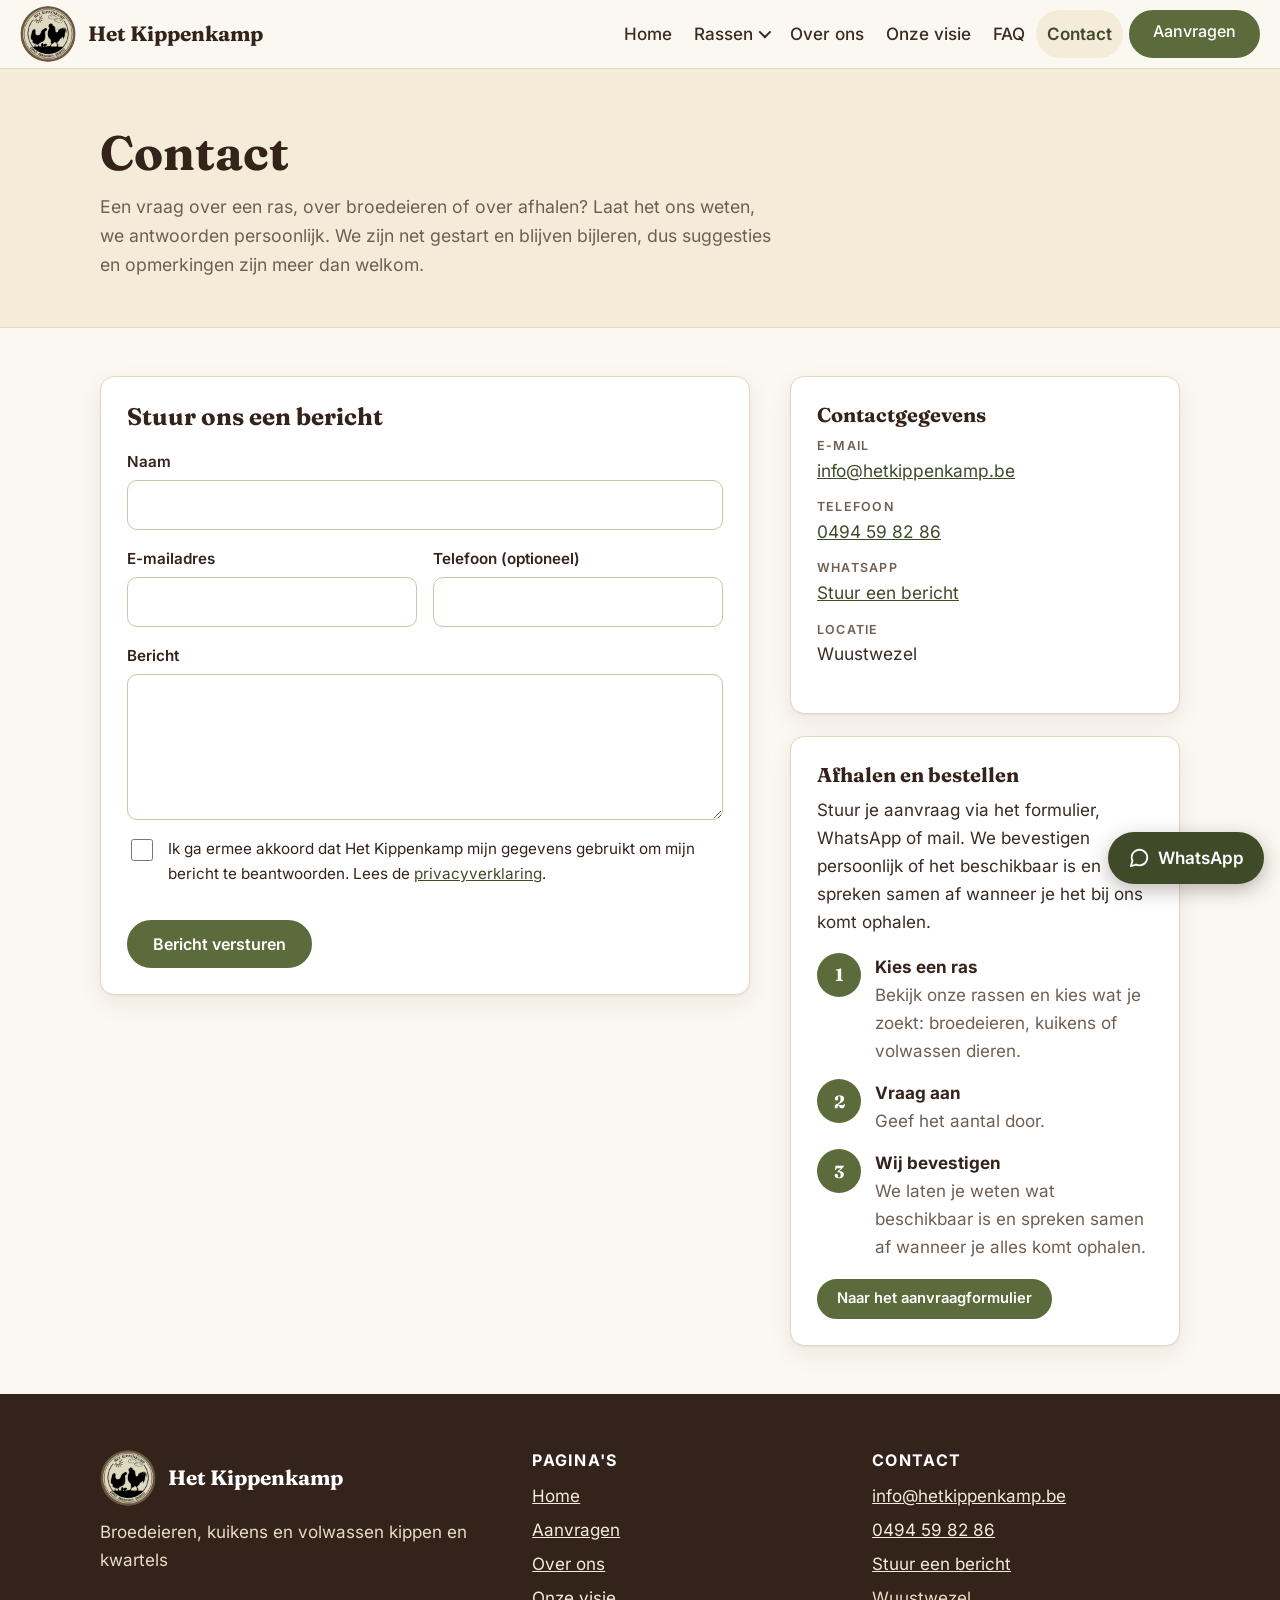
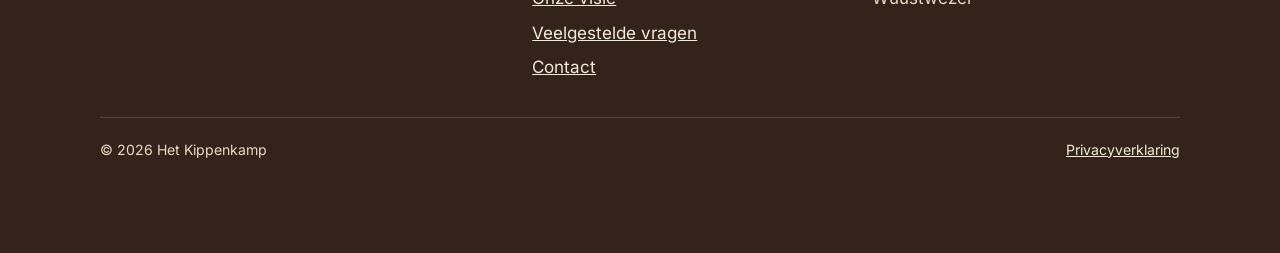
<file: contact.html>
<!doctype html>
<html lang="nl-BE">
<head>
<meta charset="utf-8">
<meta name="viewport" content="width=device-width, initial-scale=1">
<title>Contact | Het Kippenkamp</title>
<meta name="description" content="Stel je vraag over broedeieren, kuikens en kwartels, of maak afspraken over afhalen. We antwoorden persoonlijk.">
<link rel="canonical" href="https://website-drab-three-77.vercel.app/contact.html">
<meta name="theme-color" content="#5c6b3b">
<meta property="og:type" content="website">
<meta property="og:locale" content="nl_BE">
<meta property="og:site_name" content="Het Kippenkamp">
<meta property="og:title" content="Contact | Het Kippenkamp">
<meta property="og:description" content="Stel je vraag over broedeieren, kuikens en kwartels, of maak afspraken over afhalen. We antwoorden persoonlijk.">
<meta property="og:url" content="https://website-drab-three-77.vercel.app/contact.html">
<meta property="og:image" content="https://website-drab-three-77.vercel.app/images/og-image.png">
<meta property="og:image:width" content="1200">
<meta property="og:image:height" content="630">
<meta property="og:image:alt" content="Het Kippenkamp: broedeieren, kuikens en kwartels">
<meta name="twitter:card" content="summary_large_image">
<meta name="twitter:title" content="Contact | Het Kippenkamp">
<meta name="twitter:description" content="Stel je vraag over broedeieren, kuikens en kwartels, of maak afspraken over afhalen. We antwoorden persoonlijk.">
<meta name="twitter:image" content="https://website-drab-three-77.vercel.app/images/og-image.png">
<link rel="icon" href="favicon-64.png" type="image/png" sizes="64x64">
<link rel="apple-touch-icon" href="apple-touch-icon.png">
<link rel="preload" href="fonts/inter-latin-wght-normal.woff2" as="font" type="font/woff2" crossorigin>
<link rel="preload" href="fonts/fraunces-latin-700-normal.woff2" as="font" type="font/woff2" crossorigin>
<link rel="stylesheet" href="style.css">
<script>document.documentElement.className+=" js"</script>
</head>
<body data-page="contact">
<a class="skip" href="#inhoud">Ga naar de inhoud</a>
<header class="site-header">
  <div class="wrap">
    <a class="brand" href="index.html"><img src="images/logo.png" alt="" width="56" height="56"><span data-site="naam">Het Kippenkamp</span></a>
    <button class="menu-toggle" type="button" aria-expanded="false" aria-controls="hoofdmenu" aria-label="Open menu"><span></span></button>
    <nav class="main-nav" id="hoofdmenu" aria-label="Hoofdmenu">
      <ul>
        <li><a href="index.html">Home</a></li>
        <li><a href="over-ons.html">Over ons</a></li>
        <li><a href="visie.html">Onze visie</a></li>
        <li><a href="faq.html">FAQ</a></li>
        <li><a href="contact.html" aria-current="page">Contact</a></li>
        <li><a class="btn" href="aanvragen.html">Aanvragen</a></li>
      </ul>
    </nav>
  </div>
</header>
<main id="inhoud">

<section class="page-hero">
  <div class="wrap">
    <h1>Contact</h1>
    <p>Een vraag over een ras, over broedeieren of over afhalen? Laat het ons weten, we antwoorden persoonlijk. We zijn net gestart en blijven bijleren, dus suggesties en opmerkingen zijn meer dan welkom.</p>
  </div>
</section>

<section class="section tight">
  <div class="wrap form-layout">
    <form id="contact-form" class="card" novalidate>
      <h2>Stuur ons een bericht</h2>
      <div id="form-melding" class="alert" hidden role="status" aria-live="polite"></div>
      <div class="field">
        <label for="naam">Naam</label>
        <input id="naam" name="naam" type="text" autocomplete="name" required>
        <span class="err" aria-live="polite"></span>
      </div>
      <div class="row">
        <div class="field">
          <label for="email">E-mailadres</label>
          <input id="email" name="email" type="email" autocomplete="email" inputmode="email" required>
          <span class="err" aria-live="polite"></span>
        </div>
        <div class="field">
          <label for="telefoon">Telefoon (optioneel)</label>
          <input id="telefoon" name="telefoon" type="tel" autocomplete="tel" inputmode="tel">
        </div>
      </div>
      <div class="field">
        <label for="bericht">Bericht</label>
        <textarea id="bericht" name="bericht" rows="6" required></textarea>
        <span class="err" aria-live="polite"></span>
      </div>
      <div class="hp" aria-hidden="true"><label for="website">Laat dit veld leeg</label><input type="text" id="website" name="website" tabindex="-1" autocomplete="off"></div>
      <div class="field">
        <label class="check"><input type="checkbox" id="privacy" name="privacy" value="ja"><span>Ik ga ermee akkoord dat Het Kippenkamp mijn gegevens gebruikt om mijn bericht te beantwoorden. Lees de <a href="privacy.html">privacyverklaring</a>.</span></label>
        <span class="err" aria-live="polite"></span>
      </div>
      <div class="form-actions">
        <button class="btn" type="submit">Bericht versturen</button>
      </div>
    </form>

    <aside>
      <div class="card" style="margin-bottom:22px">
        <h3>Contactgegevens</h3>
        <ul id="contact-gegevens" class="contact-list"></ul>
      </div>
      <div class="card">
        <h3>Afhalen en bestellen</h3>
        <p data-site="bestelInfo">Stuur je aanvraag via het formulier, WhatsApp of mail. We bevestigen of het beschikbaar is en spreken samen af wanneer je alles kan ophalen.</p>
        <ol id="stappen" class="steps"></ol>
        <p style="margin:18px 0 0"><a class="btn small" href="aanvragen.html">Naar het aanvraagformulier</a></p>
      </div>
    </aside>
  </div>
</section>

</main>
<a id="wa-float" class="wa-float" hidden rel="noopener" aria-label="Stuur ons een bericht via WhatsApp">
  <svg viewBox="0 0 24 24" aria-hidden="true"><path d="M21 11.5a8.38 8.38 0 0 1-.9 3.8 8.5 8.5 0 0 1-7.6 4.7 8.38 8.38 0 0 1-3.8-.9L3 21l1.9-5.7a8.38 8.38 0 0 1-.9-3.8 8.5 8.5 0 0 1 4.7-7.6 8.38 8.38 0 0 1 3.8-.9h.5a8.48 8.48 0 0 1 8 8v.5z"/></svg>
  <span>WhatsApp</span>
</a>
<footer class="site-footer">
  <div class="wrap">
    <div class="footer-grid">
      <div>
        <a class="brand" href="index.html"><img src="images/logo.png" alt="" width="56" height="56"><span>Het Kippenkamp</span></a>
        <p data-site="ondertitel">Broedeieren, kuikens en volwassen kippen en kwartels</p>
      </div>
      <div>
        <h2>Pagina's</h2>
        <ul>
          <li><a href="index.html">Home</a></li>
          <li><a href="aanvragen.html">Aanvragen</a></li>
          <li><a href="over-ons.html">Over ons</a></li>
          <li><a href="visie.html">Onze visie</a></li>
          <li><a href="faq.html">Veelgestelde vragen</a></li>
          <li><a href="contact.html">Contact</a></li>
        </ul>
      </div>
      <div>
        <h2>Contact</h2>
        <ul id="footer-contact"></ul>
      </div>
    </div>
    <div class="footer-bottom">
      <span>© <span data-year>2026</span> Het Kippenkamp</span>
      <a href="privacy.html">Privacyverklaring</a>
    </div>
  </div>
</footer>
<script src="data.js"></script>
<script src="script.js"></script>
</body>
</html>
</file>
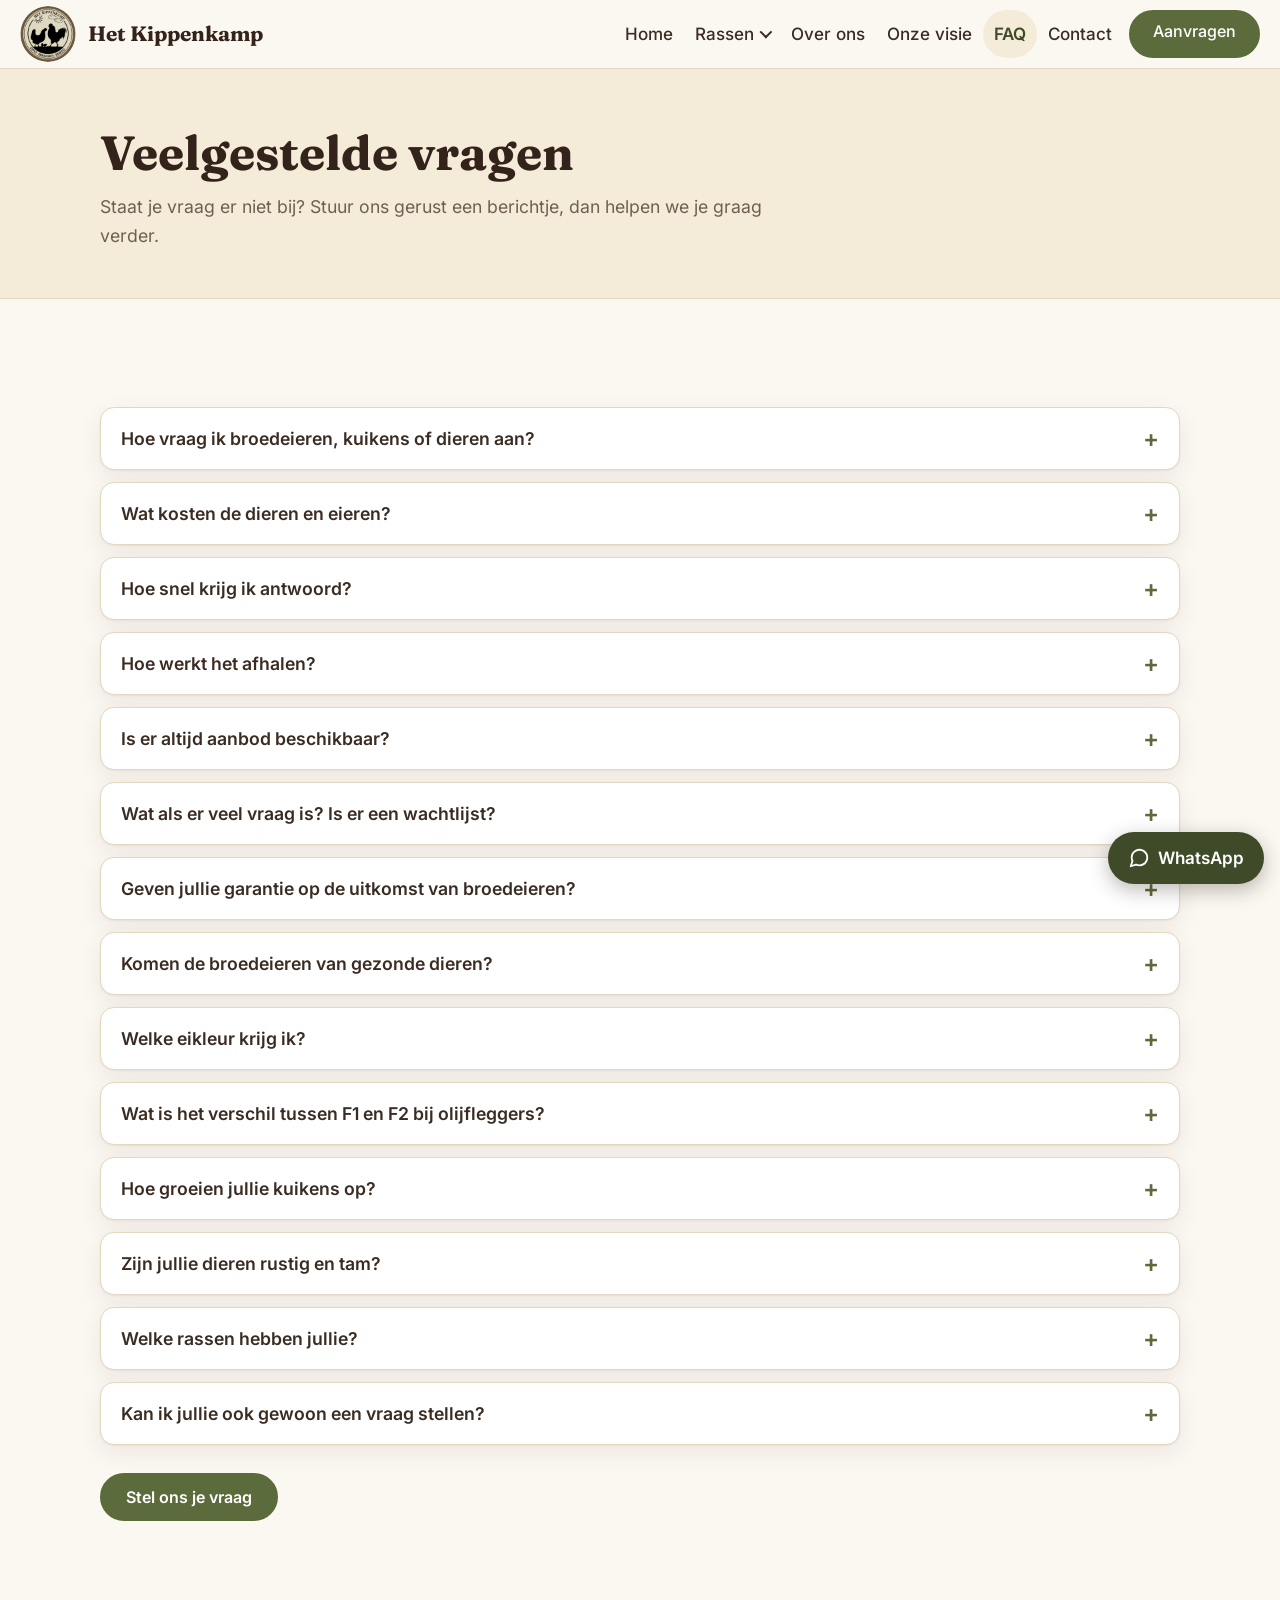
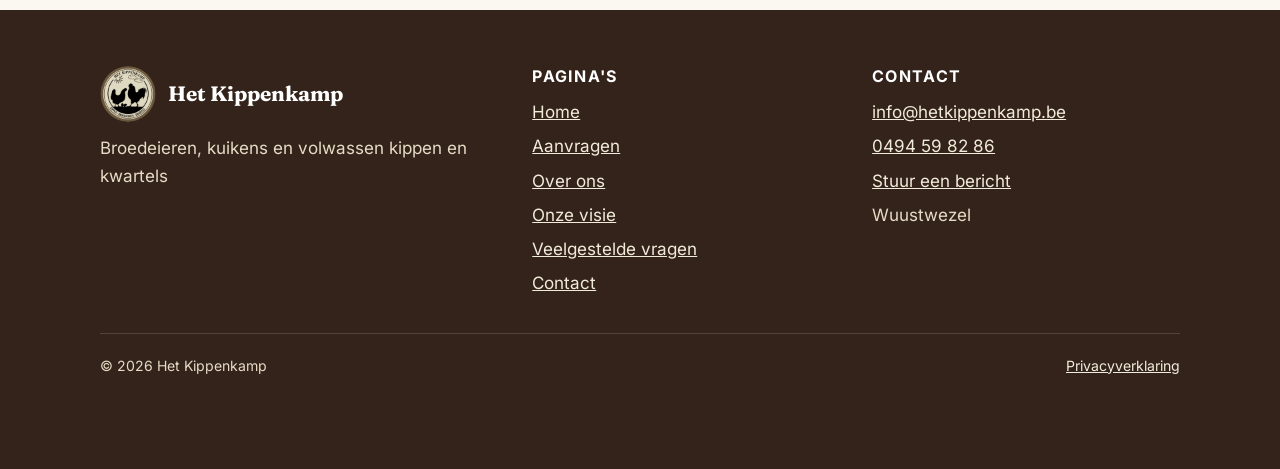
<file: faq.html>
<!doctype html>
<html lang="nl-BE">
<head>
<meta charset="utf-8">
<meta name="viewport" content="width=device-width, initial-scale=1">
<title>Veelgestelde vragen | Het Kippenkamp</title>
<meta name="description" content="Veelgestelde vragen over broedeieren, kuikens en dieren van Het Kippenkamp: aanvragen, prijzen, afhalen, wachtlijst en uitkomst.">
<link rel="canonical" href="https://website-drab-three-77.vercel.app/faq.html">
<meta name="theme-color" content="#5c6b3b">
<meta property="og:type" content="website">
<meta property="og:locale" content="nl_BE">
<meta property="og:site_name" content="Het Kippenkamp">
<meta property="og:title" content="Veelgestelde vragen | Het Kippenkamp">
<meta property="og:description" content="Veelgestelde vragen over broedeieren, kuikens en dieren van Het Kippenkamp: aanvragen, prijzen, afhalen, wachtlijst en uitkomst.">
<meta property="og:url" content="https://website-drab-three-77.vercel.app/faq.html">
<meta property="og:image" content="https://website-drab-three-77.vercel.app/images/og-image.png">
<meta property="og:image:width" content="1200">
<meta property="og:image:height" content="630">
<meta property="og:image:alt" content="Het Kippenkamp: broedeieren, kuikens en kwartels">
<meta name="twitter:card" content="summary_large_image">
<meta name="twitter:title" content="Veelgestelde vragen | Het Kippenkamp">
<meta name="twitter:description" content="Veelgestelde vragen over broedeieren, kuikens en dieren van Het Kippenkamp: aanvragen, prijzen, afhalen, wachtlijst en uitkomst.">
<meta name="twitter:image" content="https://website-drab-three-77.vercel.app/images/og-image.png">
<link rel="icon" href="favicon-64.png" type="image/png" sizes="64x64">
<link rel="apple-touch-icon" href="apple-touch-icon.png">
<link rel="preload" href="fonts/inter-latin-wght-normal.woff2" as="font" type="font/woff2" crossorigin>
<link rel="preload" href="fonts/fraunces-latin-700-normal.woff2" as="font" type="font/woff2" crossorigin>
<link rel="stylesheet" href="style.css">
<script>document.documentElement.className+=" js"</script>
<script type="application/ld+json">{"@context": "https://schema.org", "@type": "FAQPage", "mainEntity": [{"@type": "Question", "name": "Hoe vraag ik broedeieren, kuikens of dieren aan?", "acceptedAnswer": {"@type": "Answer", "text": "Kies op de website het ras dat je aanspreekt en klik op wat je wil aanvragen. Je kan ook het formulier invullen, ons via WhatsApp bereiken of mailen. Je betaalt niets online: we bevestigen eerst persoonlijk of het beschikbaar is."}}, {"@type": "Question", "name": "Wat kosten de dieren en eieren?", "acceptedAnswer": {"@type": "Answer", "text": "De prijzen staan niet op de website. Je krijgt de prijs van ons wanneer we je aanvraag bevestigen."}}, {"@type": "Question", "name": "Hoe snel krijg ik antwoord?", "acceptedAnswer": {"@type": "Answer", "text": "Elke aanvraag krijgt een persoonlijk antwoord van ons, met duidelijke afspraken over beschikbaarheid en afhalen. Heb je haast of een snelle vraag? Stuur dan gerust een WhatsApp-bericht."}}, {"@type": "Question", "name": "Hoe werkt het afhalen?", "acceptedAnswer": {"@type": "Answer", "text": "We bevestigen eerst of het beschikbaar is en spreken dan samen af wanneer je alles kan ophalen. Heb je een bijzondere vraag over het ophalen? Stuur ons gerust een berichtje."}}, {"@type": "Question", "name": "Is er altijd aanbod beschikbaar?", "acceptedAnswer": {"@type": "Answer", "text": "Nee. We fokken kleinschalig en uit passie, dus het aanbod hangt af van het seizoen en van onze eigen fokselectie. We bieden broedeieren, kuikens en soms jonge of volwassen dieren aan, in beperkte mate."}}, {"@type": "Question", "name": "Wat als er veel vraag is? Is er een wachtlijst?", "acceptedAnswer": {"@type": "Answer", "text": "Bij grote vraag werken we met vrijblijvende wachtlijsten, zodat iedereen eerlijk aan de beurt komt. Wil je een plekje reserveren? Stuur ons een bericht."}}, {"@type": "Question", "name": "Geven jullie garantie op de uitkomst van broedeieren?", "acceptedAnswer": {"@type": "Answer", "text": "Nee. Een broedei blijft een levend natuurproduct. We rapen, keren en bewaren de eieren met de grootste zorg, maar factoren zoals vervoer en de broedmachine hebben veel invloed. Daarom kunnen we geen garantie geven op de uiteindelijke uitkomst."}}, {"@type": "Question", "name": "Komen de broedeieren van gezonde dieren?", "acceptedAnswer": {"@type": "Answer", "text": "Ja, we verzamelen enkel eieren van gezonde dieren in topconditie. We broeden ook zelf regelmatig, om de bevruchting en vitaliteit van onze groepen te volgen."}}, {"@type": "Question", "name": "Welke eikleur krijg ik?", "acceptedAnswer": {"@type": "Answer", "text": "Dat hangt af van het ras. Bij elk ras vind je de eikleur vermeld op de rassenpagina. Bij sommige groepen, zoals onze Easter Eggers en de F2-olijfleggers, kan de kleur per hen verschillen. Dat is ook net het leuke aan de verrassing in het nest."}}, {"@type": "Question", "name": "Wat is het verschil tussen F1 en F2 bij olijfleggers?", "acceptedAnswer": {"@type": "Answer", "text": "F1 maken we met een Marans-haan en een raszuivere blauwe eierlegger: alle hennen leggen olijfgroene eieren, van helder tot mosgroen. Dit is de zekerste keuze. F2 maken we met een Marans-haan en een F1-olijflegger-hen: elk kuiken heeft 50% kans om een donkere olijflegger te worden en 50% kans om een donkerbruine legger te worden. Meer uitleg vind je op de pagina van de olijfleggers."}}, {"@type": "Question", "name": "Hoe groeien jullie kuikens op?", "acceptedAnswer": {"@type": "Answer", "text": "Onze kuikens worden binnen in huis geboren waar ze de eerste weken vertoeven en echt betrokken worden bij het gezinsleven. Zo hebben ze geen schrik van mensen."}}, {"@type": "Question", "name": "Zijn jullie dieren rustig en tam?", "acceptedAnswer": {"@type": "Answer", "text": "We selecteren bewust op rustige, vriendelijke karakters. Onze kinderen helpen dagelijks mee en onze hond Luna loopt gezellig tussen de dieren, dus onze kippen zijn gewend aan leven om zich heen."}}, {"@type": "Question", "name": "Welke rassen hebben jullie?", "acceptedAnswer": {"@type": "Answer", "text": "Je vindt ze allemaal onder 'Rassen' in het menu: Japanse jumbo kleurenmix en Japanse celadon (kwartels), en Orpington, Ameraucana, Marans zwart koper, olijfleggers en Easter Eggers (kippen)."}}, {"@type": "Question", "name": "Kan ik jullie ook gewoon een vraag stellen?", "acceptedAnswer": {"@type": "Answer", "text": "Natuurlijk. Stuur ons een bericht via het contactformulier, WhatsApp of mail. We vertellen je met plezier meer over onze dieren."}}]}</script>
</head>
<body data-page="faq">
<a class="skip" href="#inhoud">Ga naar de inhoud</a>
<header class="site-header">
  <div class="wrap">
    <a class="brand" href="index.html"><img src="images/logo.png" alt="" width="56" height="56"><span data-site="naam">Het Kippenkamp</span></a>
    <button class="menu-toggle" type="button" aria-expanded="false" aria-controls="hoofdmenu" aria-label="Open menu"><span></span></button>
    <nav class="main-nav" id="hoofdmenu" aria-label="Hoofdmenu">
      <ul>
        <li><a href="index.html">Home</a></li>
        <li><a href="over-ons.html">Over ons</a></li>
        <li><a href="visie.html">Onze visie</a></li>
        <li><a href="faq.html" aria-current="page">FAQ</a></li>
        <li><a href="contact.html">Contact</a></li>
        <li><a class="btn" href="aanvragen.html">Aanvragen</a></li>
      </ul>
    </nav>
  </div>
</header>
<main id="inhoud">

<section class="page-hero">
  <div class="wrap">
    <h1>Veelgestelde vragen</h1>
    <p>Staat je vraag er niet bij? Stuur ons gerust een berichtje, dan helpen we je graag verder.</p>
  </div>
</section>

<section class="section">
  <div class="wrap">
    <div class="kleurslagen faq">
      <details>
        <summary>Hoe vraag ik broedeieren, kuikens of dieren aan?</summary>
        <div><p>Kies op de website het ras dat je aanspreekt en klik op wat je wil aanvragen. Je kan ook het formulier invullen, ons via WhatsApp bereiken of mailen. Je betaalt niets online: we bevestigen eerst persoonlijk of het beschikbaar is.</p></div>
      </details>
      <details>
        <summary>Wat kosten de dieren en eieren?</summary>
        <div><p>De prijzen staan niet op de website. Je krijgt de prijs van ons wanneer we je aanvraag bevestigen.</p></div>
      </details>
      <details>
        <summary>Hoe snel krijg ik antwoord?</summary>
        <div><p>Elke aanvraag krijgt een persoonlijk antwoord van ons, met duidelijke afspraken over beschikbaarheid en afhalen. Heb je haast of een snelle vraag? Stuur dan gerust een WhatsApp-bericht.</p></div>
      </details>
      <details>
        <summary>Hoe werkt het afhalen?</summary>
        <div><p>We bevestigen eerst of het beschikbaar is en spreken dan samen af wanneer je alles kan ophalen. Heb je een bijzondere vraag over het ophalen? Stuur ons gerust een berichtje.</p></div>
      </details>
      <details>
        <summary>Is er altijd aanbod beschikbaar?</summary>
        <div><p>Nee. We fokken kleinschalig en uit passie, dus het aanbod hangt af van het seizoen en van onze eigen fokselectie. We bieden broedeieren, kuikens en soms jonge of volwassen dieren aan, in beperkte mate.</p></div>
      </details>
      <details>
        <summary>Wat als er veel vraag is? Is er een wachtlijst?</summary>
        <div><p>Bij grote vraag werken we met vrijblijvende wachtlijsten, zodat iedereen eerlijk aan de beurt komt. Wil je een plekje reserveren? Stuur ons een bericht.</p></div>
      </details>
      <details>
        <summary>Geven jullie garantie op de uitkomst van broedeieren?</summary>
        <div><p>Nee. Een broedei blijft een levend natuurproduct. We rapen, keren en bewaren de eieren met de grootste zorg, maar factoren zoals vervoer en de broedmachine hebben veel invloed. Daarom kunnen we geen garantie geven op de uiteindelijke uitkomst.</p></div>
      </details>
      <details>
        <summary>Komen de broedeieren van gezonde dieren?</summary>
        <div><p>Ja, we verzamelen enkel eieren van gezonde dieren in topconditie. We broeden ook zelf regelmatig, om de bevruchting en vitaliteit van onze groepen te volgen.</p></div>
      </details>
      <details>
        <summary>Welke eikleur krijg ik?</summary>
        <div><p>Dat hangt af van het ras. Bij elk ras vind je de eikleur vermeld op de rassenpagina. Bij sommige groepen, zoals onze Easter Eggers en de F2-olijfleggers, kan de kleur per hen verschillen. Dat is ook net het leuke aan de verrassing in het nest.</p></div>
      </details>
      <details>
        <summary>Wat is het verschil tussen F1 en F2 bij olijfleggers?</summary>
        <div><p>F1 maken we met een Marans-haan en een raszuivere blauwe eierlegger: alle hennen leggen olijfgroene eieren, van helder tot mosgroen. Dit is de zekerste keuze. F2 maken we met een Marans-haan en een F1-olijflegger-hen: elk kuiken heeft 50% kans om een donkere olijflegger te worden en 50% kans om een donkerbruine legger te worden. Meer uitleg vind je op de pagina van de olijfleggers.</p></div>
      </details>
      <details>
        <summary>Hoe groeien jullie kuikens op?</summary>
        <div><p>Onze kuikens worden binnen in huis geboren waar ze de eerste weken vertoeven en echt betrokken worden bij het gezinsleven. Zo hebben ze geen schrik van mensen.</p></div>
      </details>
      <details>
        <summary>Zijn jullie dieren rustig en tam?</summary>
        <div><p>We selecteren bewust op rustige, vriendelijke karakters. Onze kinderen helpen dagelijks mee en onze hond Luna loopt gezellig tussen de dieren, dus onze kippen zijn gewend aan leven om zich heen.</p></div>
      </details>
      <details>
        <summary>Welke rassen hebben jullie?</summary>
        <div><p>Je vindt ze allemaal onder 'Rassen' in het menu: Japanse jumbo kleurenmix en Japanse celadon (kwartels), en Orpington, Ameraucana, Marans zwart koper, olijfleggers en Easter Eggers (kippen).</p></div>
      </details>
      <details>
        <summary>Kan ik jullie ook gewoon een vraag stellen?</summary>
        <div><p>Natuurlijk. Stuur ons een bericht via het contactformulier, WhatsApp of mail. We vertellen je met plezier meer over onze dieren.</p></div>
      </details>
    </div>
    <p style="margin-top:28px"><a class="btn" href="contact.html">Stel ons je vraag</a></p>
  </div>
</section>

</main>
<a id="wa-float" class="wa-float" hidden rel="noopener" aria-label="Stuur ons een bericht via WhatsApp">
  <svg viewBox="0 0 24 24" aria-hidden="true"><path d="M21 11.5a8.38 8.38 0 0 1-.9 3.8 8.5 8.5 0 0 1-7.6 4.7 8.38 8.38 0 0 1-3.8-.9L3 21l1.9-5.7a8.38 8.38 0 0 1-.9-3.8 8.5 8.5 0 0 1 4.7-7.6 8.38 8.38 0 0 1 3.8-.9h.5a8.48 8.48 0 0 1 8 8v.5z"/></svg>
  <span>WhatsApp</span>
</a>
<div id="lightbox" class="lightbox" hidden role="dialog" aria-modal="true" aria-label="Foto's">
  <button type="button" id="lbClose" class="lb-btn lb-close" aria-label="Sluiten">×</button>
  <button type="button" id="lbPrev" class="lb-btn lb-prev" aria-label="Vorige foto">‹</button>
  <figure>
    <img id="lbImg" alt="">
    <figcaption><span id="lbCaption"></span> <span id="lbCount" class="muted"></span></figcaption>
  </figure>
  <button type="button" id="lbNext" class="lb-btn lb-next" aria-label="Volgende foto">›</button>
</div>
<footer class="site-footer">
  <div class="wrap">
    <div class="footer-grid">
      <div>
        <a class="brand" href="index.html"><img src="images/logo.png" alt="" width="56" height="56"><span>Het Kippenkamp</span></a>
        <p data-site="ondertitel">Broedeieren, kuikens en volwassen kippen en kwartels</p>
      </div>
      <div>
        <h2>Pagina's</h2>
        <ul>
          <li><a href="index.html">Home</a></li>
          <li><a href="aanvragen.html">Aanvragen</a></li>
          <li><a href="over-ons.html">Over ons</a></li>
          <li><a href="visie.html">Onze visie</a></li>
          <li><a href="faq.html">Veelgestelde vragen</a></li>
          <li><a href="contact.html">Contact</a></li>
        </ul>
      </div>
      <div>
        <h2>Contact</h2>
        <ul id="footer-contact"></ul>
      </div>
    </div>
    <div class="footer-bottom">
      <span>© <span data-year>2026</span> Het Kippenkamp</span>
      <a href="privacy.html">Privacyverklaring</a>
    </div>
  </div>
</footer>
<script src="data.js"></script>
<script src="script.js"></script>
</body>
</html>
</file>
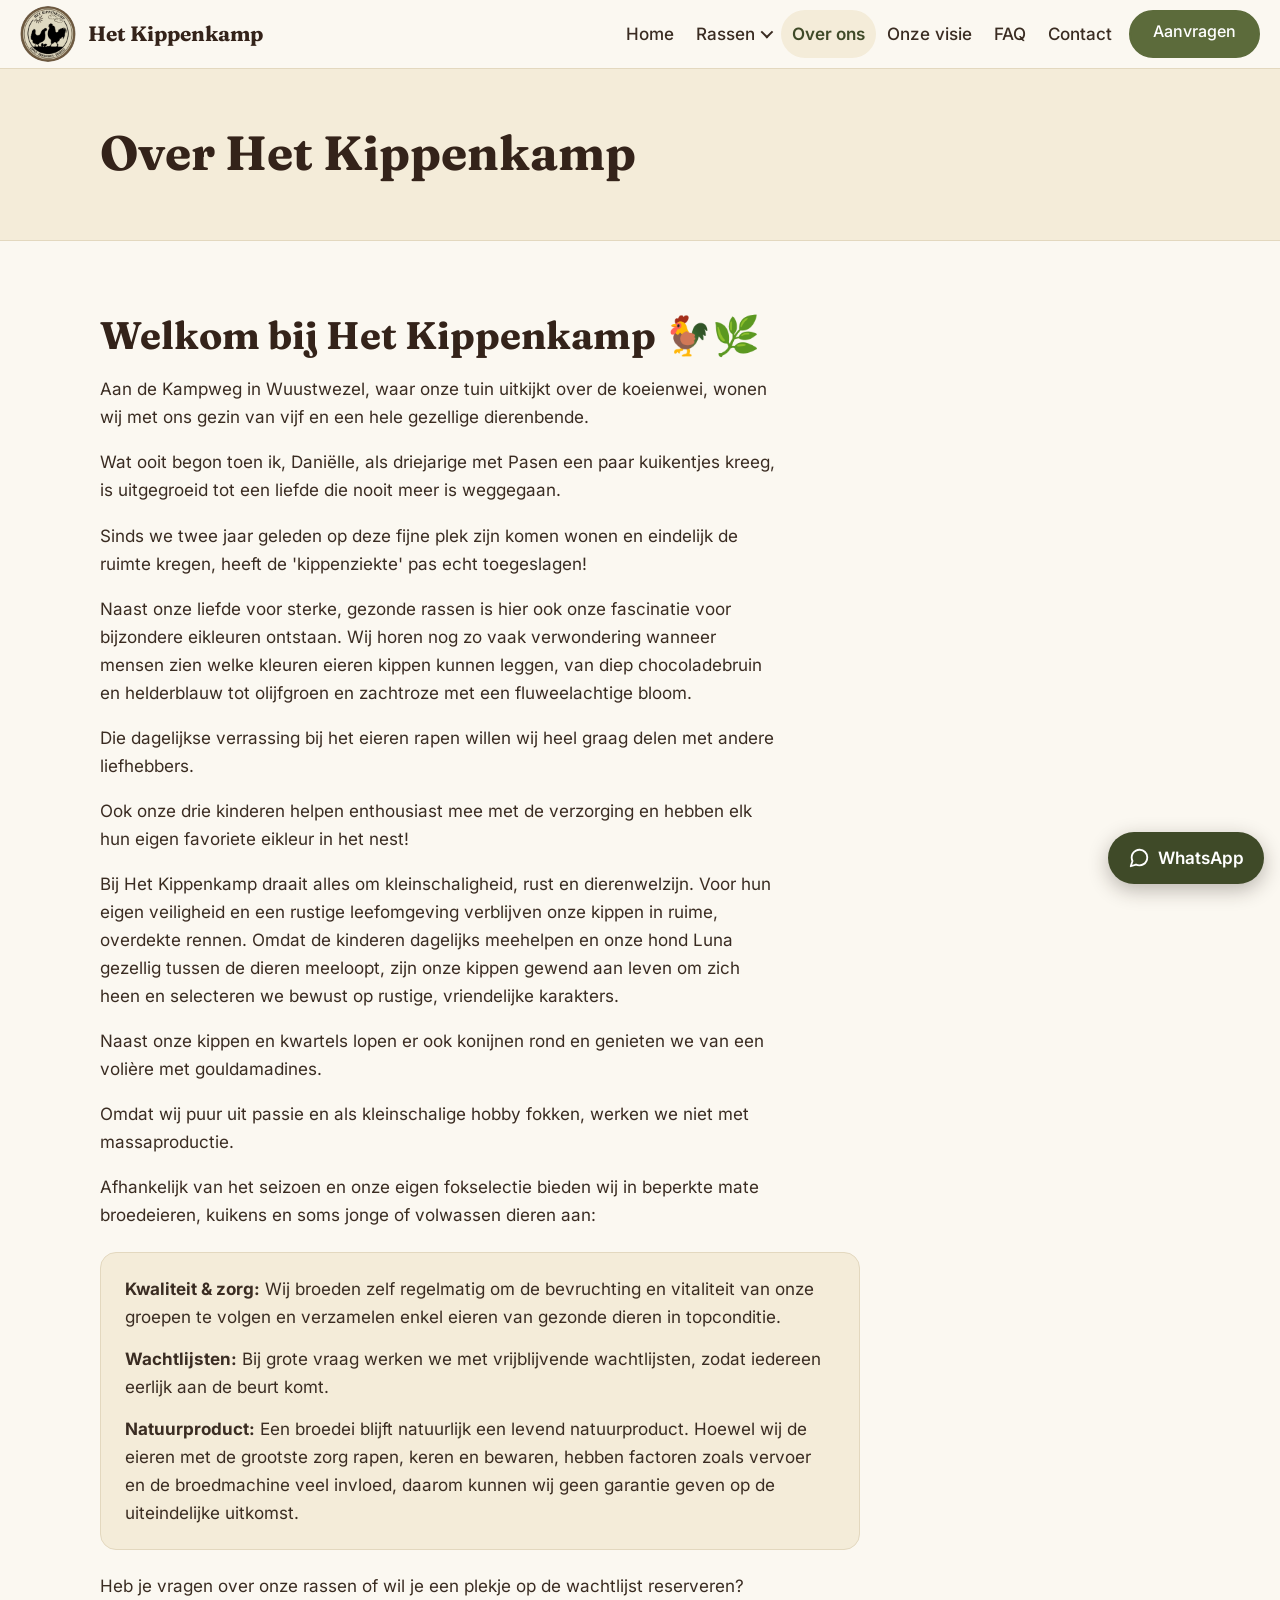
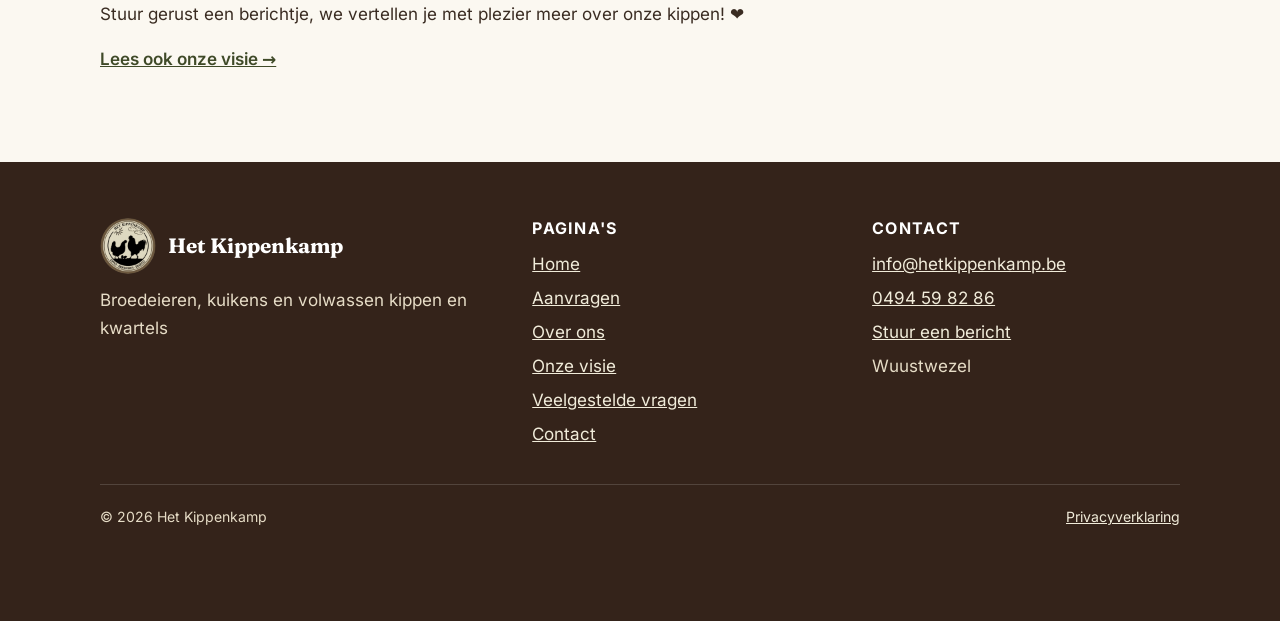
<file: over-ons.html>
<!doctype html>
<html lang="nl-BE">
<head>
<meta charset="utf-8">
<meta name="viewport" content="width=device-width, initial-scale=1">
<title>Over ons | Het Kippenkamp</title>
<meta name="description" content="Maak kennis met Het Kippenkamp: onze passie voor kippen en kwartels, bijzondere rassen, eigen dieren en een persoonlijke aanpak.">
<link rel="canonical" href="https://website-drab-three-77.vercel.app/over-ons.html">
<meta name="theme-color" content="#5c6b3b">
<meta property="og:type" content="website">
<meta property="og:locale" content="nl_BE">
<meta property="og:site_name" content="Het Kippenkamp">
<meta property="og:title" content="Over ons | Het Kippenkamp">
<meta property="og:description" content="Maak kennis met Het Kippenkamp: onze passie voor kippen en kwartels, bijzondere rassen, eigen dieren en een persoonlijke aanpak.">
<meta property="og:url" content="https://website-drab-three-77.vercel.app/over-ons.html">
<meta property="og:image" content="https://website-drab-three-77.vercel.app/images/og-image.png">
<meta property="og:image:width" content="1200">
<meta property="og:image:height" content="630">
<meta property="og:image:alt" content="Het Kippenkamp: broedeieren, kuikens en kwartels">
<meta name="twitter:card" content="summary_large_image">
<meta name="twitter:title" content="Over ons | Het Kippenkamp">
<meta name="twitter:description" content="Maak kennis met Het Kippenkamp: onze passie voor kippen en kwartels, bijzondere rassen, eigen dieren en een persoonlijke aanpak.">
<meta name="twitter:image" content="https://website-drab-three-77.vercel.app/images/og-image.png">
<link rel="icon" href="favicon-64.png" type="image/png" sizes="64x64">
<link rel="apple-touch-icon" href="apple-touch-icon.png">
<link rel="preload" href="fonts/inter-latin-wght-normal.woff2" as="font" type="font/woff2" crossorigin>
<link rel="preload" href="fonts/fraunces-latin-700-normal.woff2" as="font" type="font/woff2" crossorigin>
<link rel="stylesheet" href="style.css">
<script>document.documentElement.className+=" js"</script>
</head>
<body data-page="over-ons">
<a class="skip" href="#inhoud">Ga naar de inhoud</a>
<header class="site-header">
  <div class="wrap">
    <a class="brand" href="index.html"><img src="images/logo.png" alt="" width="56" height="56"><span data-site="naam">Het Kippenkamp</span></a>
    <button class="menu-toggle" type="button" aria-expanded="false" aria-controls="hoofdmenu" aria-label="Open menu"><span></span></button>
    <nav class="main-nav" id="hoofdmenu" aria-label="Hoofdmenu">
      <ul>
        <li><a href="index.html">Home</a></li>
        <li><a href="over-ons.html" aria-current="page">Over ons</a></li>
        <li><a href="visie.html">Onze visie</a></li>
        <li><a href="faq.html">FAQ</a></li>
        <li><a href="contact.html">Contact</a></li>
        <li><a class="btn" href="aanvragen.html">Aanvragen</a></li>
      </ul>
    </nav>
  </div>
</header>
<main id="inhoud">

<section class="page-hero">
  <div class="wrap">
    <h1>Over Het Kippenkamp</h1>
  </div>
</section>

<section class="section">
  <div class="wrap">
    <div class="prose over-tekst">
      <h2>Welkom bij Het Kippenkamp 🐓🌿</h2>
      <p>Aan de Kampweg in Wuustwezel, waar onze tuin uitkijkt over de koeienwei, wonen wij met ons gezin van vijf en een hele gezellige dierenbende.</p>
      <p>Wat ooit begon toen ik, Daniëlle, als driejarige met Pasen een paar kuikentjes kreeg, is uitgegroeid tot een liefde die nooit meer is weggegaan.</p>
      <p>Sinds we twee jaar geleden op deze fijne plek zijn komen wonen en eindelijk de ruimte kregen, heeft de 'kippenziekte' pas echt toegeslagen!</p>
      <p>Naast onze liefde voor sterke, gezonde rassen is hier ook onze fascinatie voor bijzondere eikleuren ontstaan. Wij horen nog zo vaak verwondering wanneer mensen zien welke kleuren eieren kippen kunnen leggen, van diep chocoladebruin en helderblauw tot olijfgroen en zachtroze met een fluweelachtige bloom.</p>
      <p>Die dagelijkse verrassing bij het eieren rapen willen wij heel graag delen met andere liefhebbers.</p>
      <p>Ook onze drie kinderen helpen enthousiast mee met de verzorging en hebben elk hun eigen favoriete eikleur in het nest!</p>
      <p>Bij Het Kippenkamp draait alles om kleinschaligheid, rust en dierenwelzijn. Voor hun eigen veiligheid en een rustige leefomgeving verblijven onze kippen in ruime, overdekte rennen. Omdat de kinderen dagelijks meehelpen en onze hond Luna gezellig tussen de dieren meeloopt, zijn onze kippen gewend aan leven om zich heen en selecteren we bewust op rustige, vriendelijke karakters.</p>
      <p>Naast onze kippen en kwartels lopen er ook konijnen rond en genieten we van een volière met gouldamadines.</p>
      <p>Omdat wij puur uit passie en als kleinschalige hobby fokken, werken we niet met massaproductie.</p>
      <p>Afhankelijk van het seizoen en onze eigen fokselectie bieden wij in beperkte mate broedeieren, kuikens en soms jonge of volwassen dieren aan:</p>
      <ul class="kader">
        <li><strong>Kwaliteit &amp; zorg:</strong> Wij broeden zelf regelmatig om de bevruchting en vitaliteit van onze groepen te volgen en verzamelen enkel eieren van gezonde dieren in topconditie.</li>
        <li><strong>Wachtlijsten:</strong> Bij grote vraag werken we met vrijblijvende wachtlijsten, zodat iedereen eerlijk aan de beurt komt.</li>
        <li><strong>Natuurproduct:</strong> Een broedei blijft natuurlijk een levend natuurproduct. Hoewel wij de eieren met de grootste zorg rapen, keren en bewaren, hebben factoren zoals vervoer en de broedmachine veel invloed, daarom kunnen wij geen garantie geven op de uiteindelijke uitkomst.</li>
      </ul>
      <p>Heb je vragen over onze rassen of wil je een plekje op de wachtlijst reserveren? Stuur gerust een berichtje, we vertellen je met plezier meer over onze kippen! ❤️</p>
      <p><a class="link-more" href="visie.html">Lees ook onze visie →</a></p>
    </div>
  </div>
</section>

</main>
<a id="wa-float" class="wa-float" hidden rel="noopener" aria-label="Stuur ons een bericht via WhatsApp">
  <svg viewBox="0 0 24 24" aria-hidden="true"><path d="M21 11.5a8.38 8.38 0 0 1-.9 3.8 8.5 8.5 0 0 1-7.6 4.7 8.38 8.38 0 0 1-3.8-.9L3 21l1.9-5.7a8.38 8.38 0 0 1-.9-3.8 8.5 8.5 0 0 1 4.7-7.6 8.38 8.38 0 0 1 3.8-.9h.5a8.48 8.48 0 0 1 8 8v.5z"/></svg>
  <span>WhatsApp</span>
</a>
<div id="lightbox" class="lightbox" hidden role="dialog" aria-modal="true" aria-label="Foto's">
  <button type="button" id="lbClose" class="lb-btn lb-close" aria-label="Sluiten">×</button>
  <button type="button" id="lbPrev" class="lb-btn lb-prev" aria-label="Vorige foto">‹</button>
  <figure>
    <img id="lbImg" alt="">
    <figcaption><span id="lbCaption"></span> <span id="lbCount" class="muted"></span></figcaption>
  </figure>
  <button type="button" id="lbNext" class="lb-btn lb-next" aria-label="Volgende foto">›</button>
</div>
<footer class="site-footer">
  <div class="wrap">
    <div class="footer-grid">
      <div>
        <a class="brand" href="index.html"><img src="images/logo.png" alt="" width="56" height="56"><span>Het Kippenkamp</span></a>
        <p data-site="ondertitel">Broedeieren, kuikens en volwassen kippen en kwartels</p>
      </div>
      <div>
        <h2>Pagina's</h2>
        <ul>
          <li><a href="index.html">Home</a></li>
          <li><a href="aanvragen.html">Aanvragen</a></li>
          <li><a href="over-ons.html">Over ons</a></li>
          <li><a href="visie.html">Onze visie</a></li>
          <li><a href="faq.html">Veelgestelde vragen</a></li>
          <li><a href="contact.html">Contact</a></li>
        </ul>
      </div>
      <div>
        <h2>Contact</h2>
        <ul id="footer-contact"></ul>
      </div>
    </div>
    <div class="footer-bottom">
      <span>© <span data-year>2026</span> Het Kippenkamp</span>
      <a href="privacy.html">Privacyverklaring</a>
    </div>
  </div>
</footer>
<script src="data.js"></script>
<script src="script.js"></script>
</body>
</html>
</file>
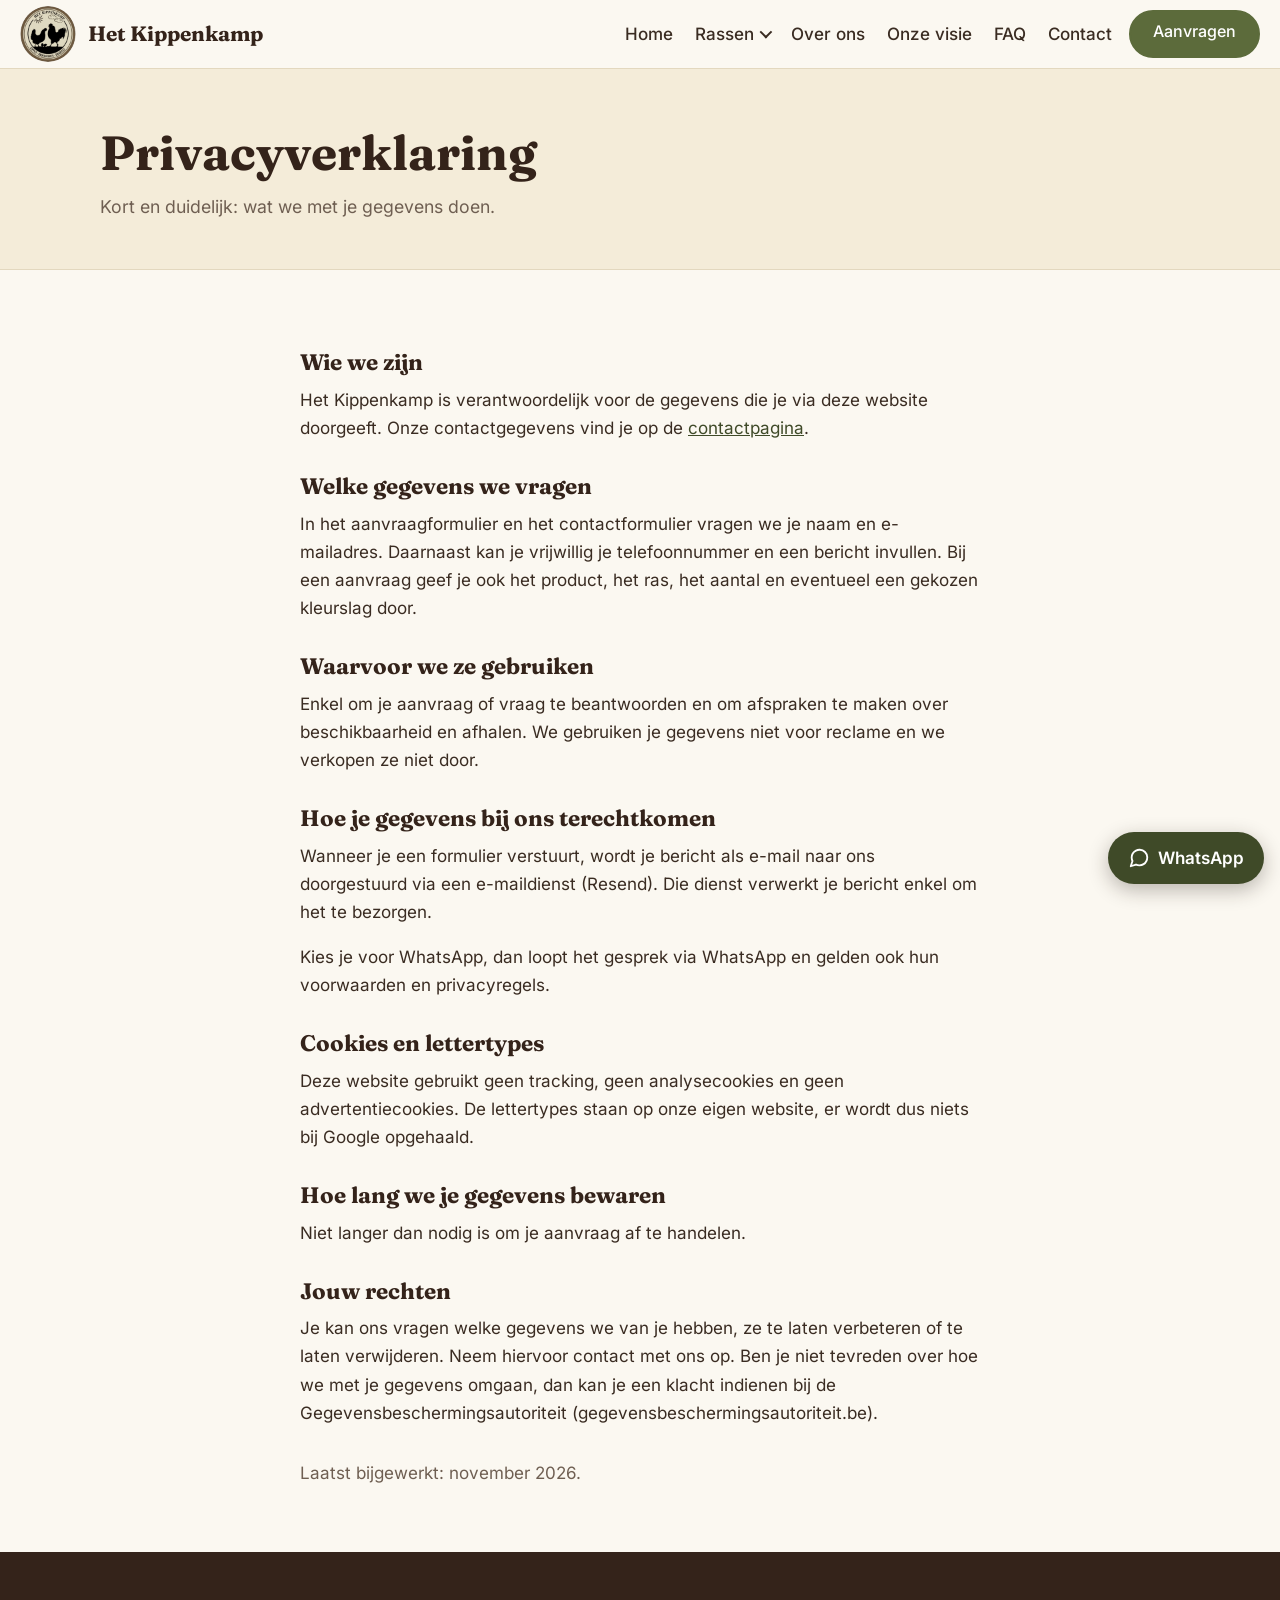
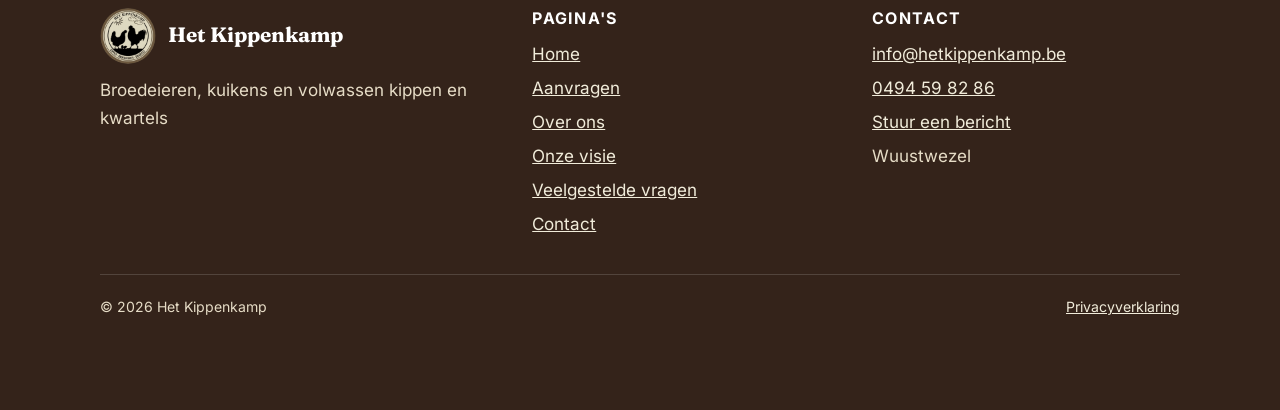
<file: privacy.html>
<!doctype html>
<html lang="nl-BE">
<head>
<meta charset="utf-8">
<meta name="viewport" content="width=device-width, initial-scale=1">
<title>Privacyverklaring | Het Kippenkamp</title>
<meta name="description" content="Hoe Het Kippenkamp omgaat met de gegevens die je invult in het aanvraag- en contactformulier.">
<link rel="canonical" href="https://website-drab-three-77.vercel.app/privacy.html">
<meta name="theme-color" content="#5c6b3b">
<meta property="og:type" content="website">
<meta property="og:locale" content="nl_BE">
<meta property="og:site_name" content="Het Kippenkamp">
<meta property="og:title" content="Privacyverklaring | Het Kippenkamp">
<meta property="og:description" content="Hoe Het Kippenkamp omgaat met de gegevens die je invult in het aanvraag- en contactformulier.">
<meta property="og:url" content="https://website-drab-three-77.vercel.app/privacy.html">
<meta property="og:image" content="https://website-drab-three-77.vercel.app/images/og-image.png">
<meta property="og:image:width" content="1200">
<meta property="og:image:height" content="630">
<meta property="og:image:alt" content="Het Kippenkamp: broedeieren, kuikens en kwartels">
<meta name="twitter:card" content="summary_large_image">
<meta name="twitter:title" content="Privacyverklaring | Het Kippenkamp">
<meta name="twitter:description" content="Hoe Het Kippenkamp omgaat met de gegevens die je invult in het aanvraag- en contactformulier.">
<meta name="twitter:image" content="https://website-drab-three-77.vercel.app/images/og-image.png">
<link rel="icon" href="favicon-64.png" type="image/png" sizes="64x64">
<link rel="apple-touch-icon" href="apple-touch-icon.png">
<link rel="preload" href="fonts/inter-latin-wght-normal.woff2" as="font" type="font/woff2" crossorigin>
<link rel="preload" href="fonts/fraunces-latin-700-normal.woff2" as="font" type="font/woff2" crossorigin>
<link rel="stylesheet" href="style.css">
<script>document.documentElement.className+=" js"</script>
</head>
<body data-page="privacy">
<a class="skip" href="#inhoud">Ga naar de inhoud</a>
<header class="site-header">
  <div class="wrap">
    <a class="brand" href="index.html"><img src="images/logo.png" alt="" width="56" height="56"><span data-site="naam">Het Kippenkamp</span></a>
    <button class="menu-toggle" type="button" aria-expanded="false" aria-controls="hoofdmenu" aria-label="Open menu"><span></span></button>
    <nav class="main-nav" id="hoofdmenu" aria-label="Hoofdmenu">
      <ul>
        <li><a href="index.html">Home</a></li>
        <li><a href="over-ons.html">Over ons</a></li>
        <li><a href="visie.html">Onze visie</a></li>
        <li><a href="faq.html">FAQ</a></li>
        <li><a href="contact.html">Contact</a></li>
        <li><a class="btn" href="aanvragen.html">Aanvragen</a></li>
      </ul>
    </nav>
  </div>
</header>
<main id="inhoud">

<section class="page-hero">
  <div class="wrap">
    <h1>Privacyverklaring</h1>
    <p>Kort en duidelijk: wat we met je gegevens doen.</p>
  </div>
</section>

<section class="section tight">
  <div class="wrap doc">
    <h2>Wie we zijn</h2>
    <p>Het Kippenkamp is verantwoordelijk voor de gegevens die je via deze website doorgeeft. Onze contactgegevens vind je op de <a href="contact.html">contactpagina</a>.</p>

    <h2>Welke gegevens we vragen</h2>
    <p>In het aanvraagformulier en het contactformulier vragen we je naam en e-mailadres. Daarnaast kan je vrijwillig je telefoonnummer en een bericht invullen. Bij een aanvraag geef je ook het product, het ras, het aantal en eventueel een gekozen kleurslag door.</p>

    <h2>Waarvoor we ze gebruiken</h2>
    <p>Enkel om je aanvraag of vraag te beantwoorden en om afspraken te maken over beschikbaarheid en afhalen. We gebruiken je gegevens niet voor reclame en we verkopen ze niet door.</p>

    <h2>Hoe je gegevens bij ons terechtkomen</h2>
    <p>Wanneer je een formulier verstuurt, wordt je bericht als e-mail naar ons doorgestuurd via een e-maildienst (Resend). Die dienst verwerkt je bericht enkel om het te bezorgen.</p>
    <p>Kies je voor WhatsApp, dan loopt het gesprek via WhatsApp en gelden ook hun voorwaarden en privacyregels.</p>

    <h2>Cookies en lettertypes</h2>
    <p>Deze website gebruikt geen tracking, geen analysecookies en geen advertentiecookies. De lettertypes staan op onze eigen website, er wordt dus niets bij Google opgehaald.</p>

    <h2>Hoe lang we je gegevens bewaren</h2>
    <p>Niet langer dan nodig is om je aanvraag af te handelen.</p>

    <h2>Jouw rechten</h2>
    <p>Je kan ons vragen welke gegevens we van je hebben, ze te laten verbeteren of te laten verwijderen. Neem hiervoor contact met ons op. Ben je niet tevreden over hoe we met je gegevens omgaan, dan kan je een klacht indienen bij de Gegevensbeschermingsautoriteit (gegevensbeschermingsautoriteit.be).</p>

    <p class="muted" style="margin-top:32px">Laatst bijgewerkt: november 2026.</p>
  </div>
</section>

</main>
<a id="wa-float" class="wa-float" hidden rel="noopener" aria-label="Stuur ons een bericht via WhatsApp">
  <svg viewBox="0 0 24 24" aria-hidden="true"><path d="M21 11.5a8.38 8.38 0 0 1-.9 3.8 8.5 8.5 0 0 1-7.6 4.7 8.38 8.38 0 0 1-3.8-.9L3 21l1.9-5.7a8.38 8.38 0 0 1-.9-3.8 8.5 8.5 0 0 1 4.7-7.6 8.38 8.38 0 0 1 3.8-.9h.5a8.48 8.48 0 0 1 8 8v.5z"/></svg>
  <span>WhatsApp</span>
</a>
<footer class="site-footer">
  <div class="wrap">
    <div class="footer-grid">
      <div>
        <a class="brand" href="index.html"><img src="images/logo.png" alt="" width="56" height="56"><span>Het Kippenkamp</span></a>
        <p data-site="ondertitel">Broedeieren, kuikens en volwassen kippen en kwartels</p>
      </div>
      <div>
        <h2>Pagina's</h2>
        <ul>
          <li><a href="index.html">Home</a></li>
          <li><a href="aanvragen.html">Aanvragen</a></li>
          <li><a href="over-ons.html">Over ons</a></li>
          <li><a href="visie.html">Onze visie</a></li>
          <li><a href="faq.html">Veelgestelde vragen</a></li>
          <li><a href="contact.html">Contact</a></li>
        </ul>
      </div>
      <div>
        <h2>Contact</h2>
        <ul id="footer-contact"></ul>
      </div>
    </div>
    <div class="footer-bottom">
      <span>© <span data-year>2026</span> Het Kippenkamp</span>
      <a href="privacy.html">Privacyverklaring</a>
    </div>
  </div>
</footer>
<script src="data.js"></script>
<script src="script.js"></script>
</body>
</html>
</file>
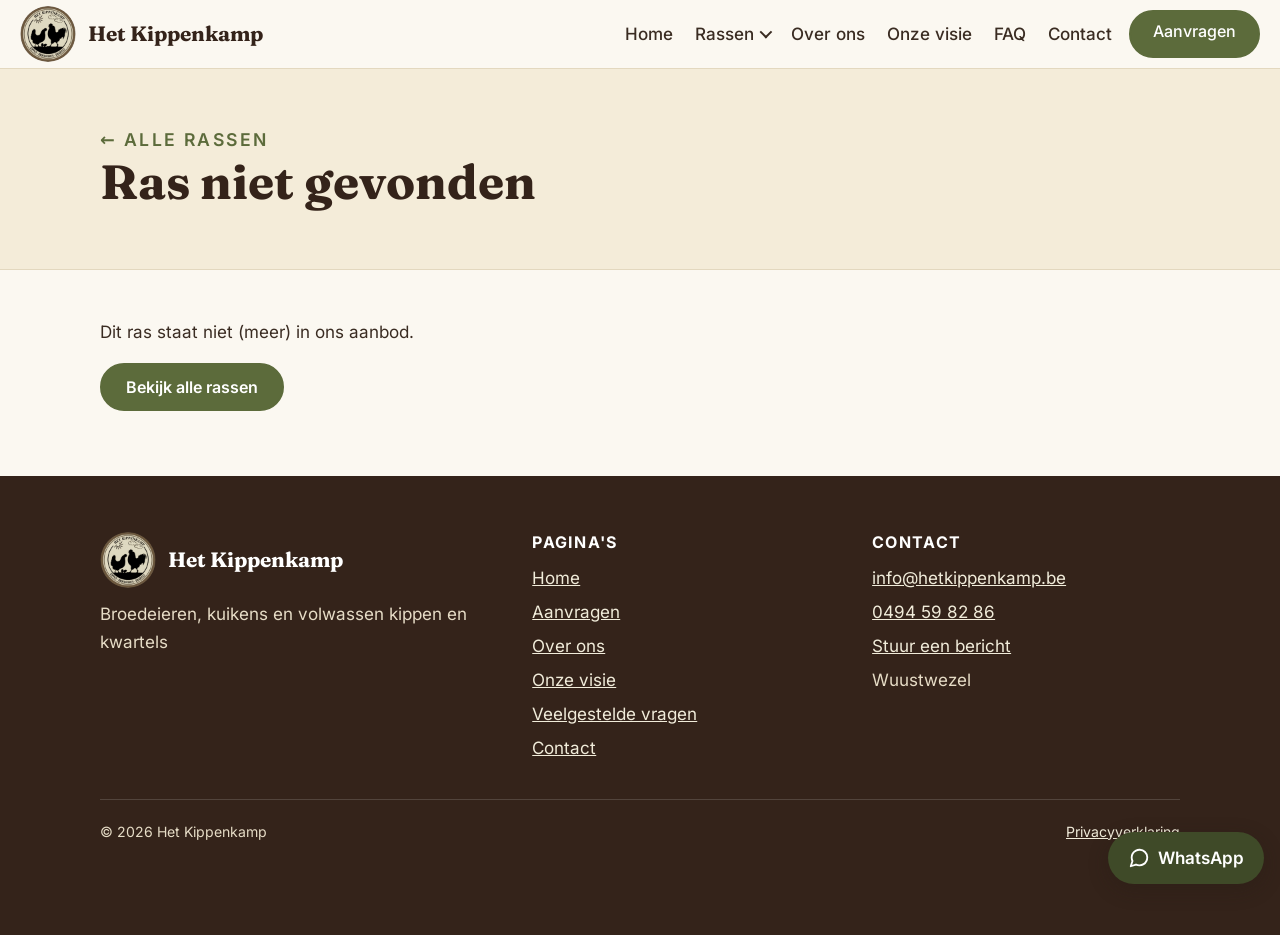
<file: ras.html>
<!doctype html>
<html lang="nl-BE">
<head>
<meta charset="utf-8">
<meta name="viewport" content="width=device-width, initial-scale=1">
<title>Ons ras | Het Kippenkamp</title>
<meta name="description" content="Bekijk wat je van dit ras kan aanvragen: broedeieren, kuikens of volwassen dieren.">
<link rel="canonical" href="https://website-drab-three-77.vercel.app/ras.html">
<meta name="theme-color" content="#5c6b3b">
<meta property="og:type" content="website">
<meta property="og:locale" content="nl_BE">
<meta property="og:site_name" content="Het Kippenkamp">
<meta property="og:title" content="Ons ras | Het Kippenkamp">
<meta property="og:description" content="Bekijk wat je van dit ras kan aanvragen: broedeieren, kuikens of volwassen dieren.">
<meta property="og:url" content="https://website-drab-three-77.vercel.app/ras.html">
<meta property="og:image" content="https://website-drab-three-77.vercel.app/images/og-image.png">
<meta property="og:image:width" content="1200">
<meta property="og:image:height" content="630">
<meta property="og:image:alt" content="Het Kippenkamp: broedeieren, kuikens en kwartels">
<meta name="twitter:card" content="summary_large_image">
<meta name="twitter:title" content="Ons ras | Het Kippenkamp">
<meta name="twitter:description" content="Bekijk wat je van dit ras kan aanvragen: broedeieren, kuikens of volwassen dieren.">
<meta name="twitter:image" content="https://website-drab-three-77.vercel.app/images/og-image.png">
<link rel="icon" href="favicon-64.png" type="image/png" sizes="64x64">
<link rel="apple-touch-icon" href="apple-touch-icon.png">
<link rel="preload" href="fonts/inter-latin-wght-normal.woff2" as="font" type="font/woff2" crossorigin>
<link rel="preload" href="fonts/fraunces-latin-700-normal.woff2" as="font" type="font/woff2" crossorigin>
<link rel="stylesheet" href="style.css">
<script>document.documentElement.className+=" js"</script>
</head>
<body data-page="ras">
<a class="skip" href="#inhoud">Ga naar de inhoud</a>
<header class="site-header">
  <div class="wrap">
    <a class="brand" href="index.html"><img src="images/logo.png" alt="" width="56" height="56"><span data-site="naam">Het Kippenkamp</span></a>
    <button class="menu-toggle" type="button" aria-expanded="false" aria-controls="hoofdmenu" aria-label="Open menu"><span></span></button>
    <nav class="main-nav" id="hoofdmenu" aria-label="Hoofdmenu">
      <ul>
        <li><a href="index.html">Home</a></li>
        <li><a href="over-ons.html">Over ons</a></li>
        <li><a href="visie.html">Onze visie</a></li>
        <li><a href="faq.html">FAQ</a></li>
        <li><a href="contact.html">Contact</a></li>
        <li><a class="btn" href="aanvragen.html">Aanvragen</a></li>
      </ul>
    </nav>
  </div>
</header>
<main id="inhoud">

<section class="page-hero">
  <div class="wrap">
    <p class="eyebrow"><a href="aanbod.html">← Alle rassen</a></p>
    <h1 id="ras-naam">Ons ras</h1>
    <p id="ras-intro"></p>
  </div>
</section>

<section class="section tight">
  <div class="wrap ras-detail" id="ras-detail">
    <noscript><p class="empty">Voor deze pagina heb je JavaScript nodig. Bekijk anders ons <a href="aanbod.html">aanbod</a> of neem <a href="contact.html">contact</a> op.</p></noscript>
  </div>
</section>

</main>
<a id="wa-float" class="wa-float" hidden rel="noopener" aria-label="Stuur ons een bericht via WhatsApp">
  <svg viewBox="0 0 24 24" aria-hidden="true"><path d="M21 11.5a8.38 8.38 0 0 1-.9 3.8 8.5 8.5 0 0 1-7.6 4.7 8.38 8.38 0 0 1-3.8-.9L3 21l1.9-5.7a8.38 8.38 0 0 1-.9-3.8 8.5 8.5 0 0 1 4.7-7.6 8.38 8.38 0 0 1 3.8-.9h.5a8.48 8.48 0 0 1 8 8v.5z"/></svg>
  <span>WhatsApp</span>
</a>
<div id="lightbox" class="lightbox" hidden role="dialog" aria-modal="true" aria-label="Foto's">
  <button type="button" id="lbClose" class="lb-btn lb-close" aria-label="Sluiten">×</button>
  <button type="button" id="lbPrev" class="lb-btn lb-prev" aria-label="Vorige foto">‹</button>
  <figure>
    <img id="lbImg" alt="">
    <figcaption><span id="lbCaption"></span> <span id="lbCount" class="muted"></span></figcaption>
  </figure>
  <button type="button" id="lbNext" class="lb-btn lb-next" aria-label="Volgende foto">›</button>
</div>
<footer class="site-footer">
  <div class="wrap">
    <div class="footer-grid">
      <div>
        <a class="brand" href="index.html"><img src="images/logo.png" alt="" width="56" height="56"><span>Het Kippenkamp</span></a>
        <p data-site="ondertitel">Broedeieren, kuikens en volwassen kippen en kwartels</p>
      </div>
      <div>
        <h2>Pagina's</h2>
        <ul>
          <li><a href="index.html">Home</a></li>
          <li><a href="aanvragen.html">Aanvragen</a></li>
          <li><a href="over-ons.html">Over ons</a></li>
          <li><a href="visie.html">Onze visie</a></li>
          <li><a href="faq.html">Veelgestelde vragen</a></li>
          <li><a href="contact.html">Contact</a></li>
        </ul>
      </div>
      <div>
        <h2>Contact</h2>
        <ul id="footer-contact"></ul>
      </div>
    </div>
    <div class="footer-bottom">
      <span>© <span data-year>2026</span> Het Kippenkamp</span>
      <a href="privacy.html">Privacyverklaring</a>
    </div>
  </div>
</footer>
<script src="data.js"></script>
<script src="script.js"></script>
</body>
</html>
</file>
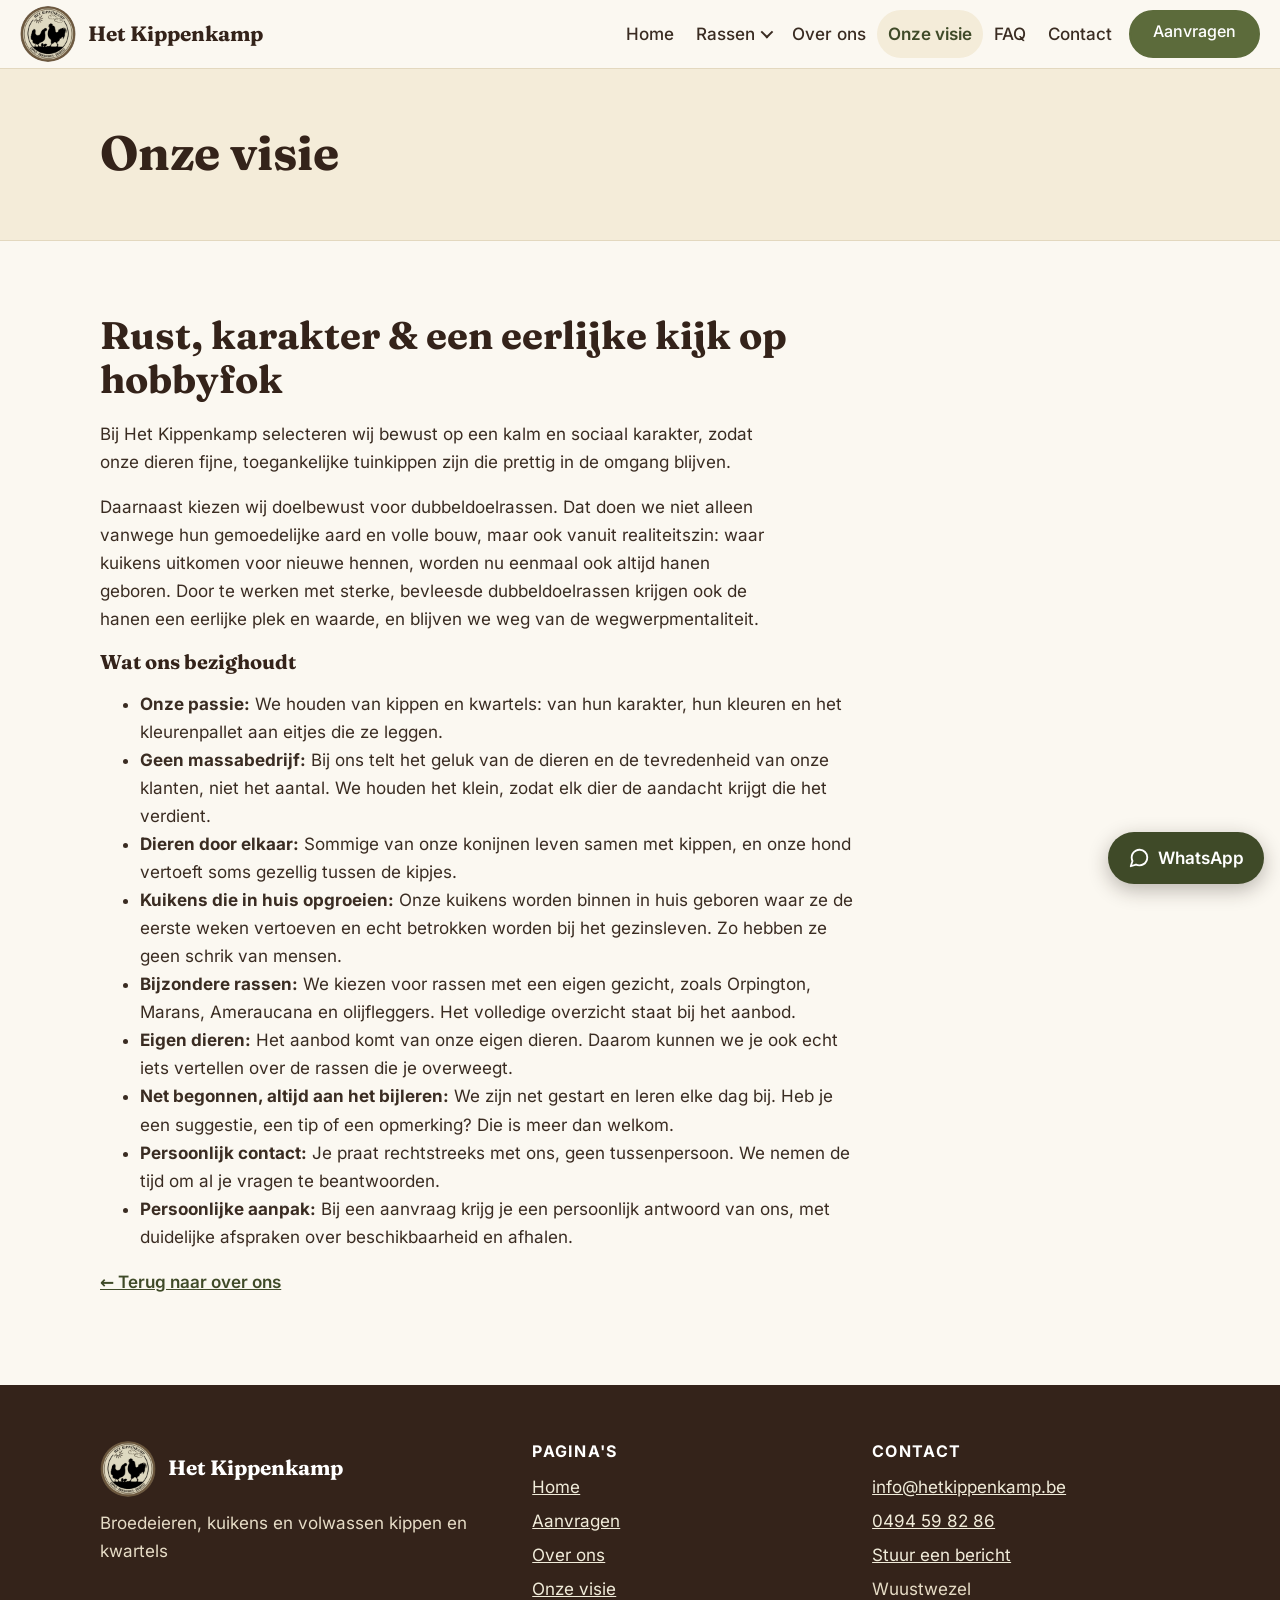
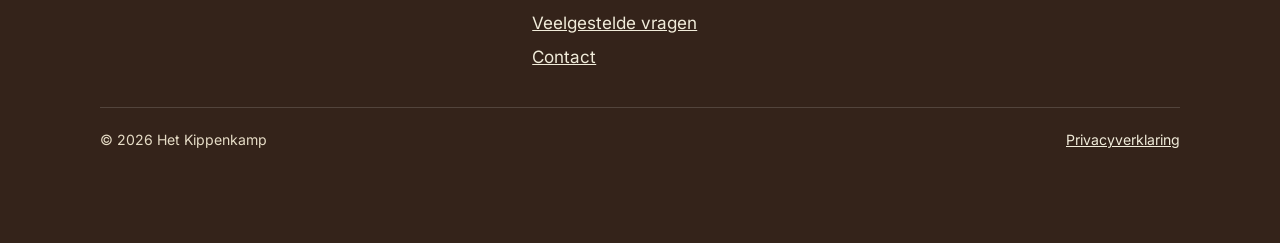
<file: visie.html>
<!doctype html>
<html lang="nl-BE">
<head>
<meta charset="utf-8">
<meta name="viewport" content="width=device-width, initial-scale=1">
<title>Onze visie | Het Kippenkamp</title>
<meta name="description" content="Onze visie bij Het Kippenkamp: rust, karakter en een eerlijke kijk op hobbyfok.">
<link rel="canonical" href="https://website-drab-three-77.vercel.app/visie.html">
<meta name="theme-color" content="#5c6b3b">
<meta property="og:type" content="website">
<meta property="og:locale" content="nl_BE">
<meta property="og:site_name" content="Het Kippenkamp">
<meta property="og:title" content="Onze visie | Het Kippenkamp">
<meta property="og:description" content="Onze visie bij Het Kippenkamp: rust, karakter en een eerlijke kijk op hobbyfok.">
<meta property="og:url" content="https://website-drab-three-77.vercel.app/visie.html">
<meta property="og:image" content="https://website-drab-three-77.vercel.app/images/og-image.png">
<meta property="og:image:width" content="1200">
<meta property="og:image:height" content="630">
<meta property="og:image:alt" content="Het Kippenkamp: broedeieren, kuikens en kwartels">
<meta name="twitter:card" content="summary_large_image">
<meta name="twitter:title" content="Onze visie | Het Kippenkamp">
<meta name="twitter:description" content="Onze visie bij Het Kippenkamp: rust, karakter en een eerlijke kijk op hobbyfok.">
<meta name="twitter:image" content="https://website-drab-three-77.vercel.app/images/og-image.png">
<link rel="icon" href="favicon-64.png" type="image/png" sizes="64x64">
<link rel="apple-touch-icon" href="apple-touch-icon.png">
<link rel="preload" href="fonts/inter-latin-wght-normal.woff2" as="font" type="font/woff2" crossorigin>
<link rel="preload" href="fonts/fraunces-latin-700-normal.woff2" as="font" type="font/woff2" crossorigin>
<link rel="stylesheet" href="style.css">
<script>document.documentElement.className+=" js"</script>
</head>
<body data-page="visie">
<a class="skip" href="#inhoud">Ga naar de inhoud</a>
<header class="site-header">
  <div class="wrap">
    <a class="brand" href="index.html"><img src="images/logo.png" alt="" width="56" height="56"><span data-site="naam">Het Kippenkamp</span></a>
    <button class="menu-toggle" type="button" aria-expanded="false" aria-controls="hoofdmenu" aria-label="Open menu"><span></span></button>
    <nav class="main-nav" id="hoofdmenu" aria-label="Hoofdmenu">
      <ul>
        <li><a href="index.html">Home</a></li>
        <li><a href="over-ons.html">Over ons</a></li>
        <li><a href="visie.html" aria-current="page">Onze visie</a></li>
        <li><a href="faq.html">FAQ</a></li>
        <li><a href="contact.html">Contact</a></li>
        <li><a class="btn" href="aanvragen.html">Aanvragen</a></li>
      </ul>
    </nav>
  </div>
</header>
<main id="inhoud">

<section class="page-hero">
  <div class="wrap">
    <h1>Onze visie</h1>
  </div>
</section>

<section class="section">
  <div class="wrap">
    <div class="prose over-tekst">
      <h2>Rust, karakter &amp; een eerlijke kijk op hobbyfok</h2>
      <p>Bij Het Kippenkamp selecteren wij bewust op een kalm en sociaal karakter, zodat onze dieren fijne, toegankelijke tuinkippen zijn die prettig in de omgang blijven.</p>
      <p>Daarnaast kiezen wij doelbewust voor dubbeldoelrassen. Dat doen we niet alleen vanwege hun gemoedelijke aard en volle bouw, maar ook vanuit realiteitszin: waar kuikens uitkomen voor nieuwe hennen, worden nu eenmaal ook altijd hanen geboren. Door te werken met sterke, bevleesde dubbeldoelrassen krijgen ook de hanen een eerlijke plek en waarde, en blijven we weg van de wegwerpmentaliteit.</p>
      <h3>Wat ons bezighoudt</h3>
      <ul id="overons-lijst" class="karakter"></ul>
      <p><a class="link-more" href="over-ons.html">← Terug naar over ons</a></p>
    </div>
  </div>
</section>

</main>
<a id="wa-float" class="wa-float" hidden rel="noopener" aria-label="Stuur ons een bericht via WhatsApp">
  <svg viewBox="0 0 24 24" aria-hidden="true"><path d="M21 11.5a8.38 8.38 0 0 1-.9 3.8 8.5 8.5 0 0 1-7.6 4.7 8.38 8.38 0 0 1-3.8-.9L3 21l1.9-5.7a8.38 8.38 0 0 1-.9-3.8 8.5 8.5 0 0 1 4.7-7.6 8.38 8.38 0 0 1 3.8-.9h.5a8.48 8.48 0 0 1 8 8v.5z"/></svg>
  <span>WhatsApp</span>
</a>
<div id="lightbox" class="lightbox" hidden role="dialog" aria-modal="true" aria-label="Foto's">
  <button type="button" id="lbClose" class="lb-btn lb-close" aria-label="Sluiten">×</button>
  <button type="button" id="lbPrev" class="lb-btn lb-prev" aria-label="Vorige foto">‹</button>
  <figure>
    <img id="lbImg" alt="">
    <figcaption><span id="lbCaption"></span> <span id="lbCount" class="muted"></span></figcaption>
  </figure>
  <button type="button" id="lbNext" class="lb-btn lb-next" aria-label="Volgende foto">›</button>
</div>
<footer class="site-footer">
  <div class="wrap">
    <div class="footer-grid">
      <div>
        <a class="brand" href="index.html"><img src="images/logo.png" alt="" width="56" height="56"><span>Het Kippenkamp</span></a>
        <p data-site="ondertitel">Broedeieren, kuikens en volwassen kippen en kwartels</p>
      </div>
      <div>
        <h2>Pagina's</h2>
        <ul>
          <li><a href="index.html">Home</a></li>
          <li><a href="aanvragen.html">Aanvragen</a></li>
          <li><a href="over-ons.html">Over ons</a></li>
          <li><a href="visie.html">Onze visie</a></li>
          <li><a href="faq.html">Veelgestelde vragen</a></li>
          <li><a href="contact.html">Contact</a></li>
        </ul>
      </div>
      <div>
        <h2>Contact</h2>
        <ul id="footer-contact"></ul>
      </div>
    </div>
    <div class="footer-bottom">
      <span>© <span data-year>2026</span> Het Kippenkamp</span>
      <a href="privacy.html">Privacyverklaring</a>
    </div>
  </div>
</footer>
<script src="data.js"></script>
<script src="script.js"></script>
</body>
</html>
</file>
<file: style.css>
/* ===== Lettertypes (zelf gehost, geen Google Fonts) ===== */
@font-face { font-family: "Fraunces"; font-weight: 600; font-style: normal; font-display: swap; src: url("fonts/fraunces-latin-600-normal.woff2") format("woff2"); }
@font-face { font-family: "Fraunces"; font-weight: 700; font-style: normal; font-display: swap; src: url("fonts/fraunces-latin-700-normal.woff2") format("woff2"); }
@font-face { font-family: "Inter"; font-weight: 100 900; font-style: normal; font-display: swap; src: url("fonts/inter-latin-wght-normal.woff2") format("woff2"); }

/* ===== Kleuren en basis ===== */
:root {
  --offwhite: #fbf8f1;
  --cream: #f4ecd9;
  --sand: #e8dcc0;
  --olive: #5c6b3b;
  --olive-dark: #3f4a28;
  --olive-light: #8a9a5b;
  --brown: #5a3d2b;
  --brown-dark: #34231a;
  --tan: #c9a66b;
  --text: #3a2c22;
  --muted: #6f5f52;
  --line: #e3d8bf;
  --radius: 14px;
  --shadow: 0 1px 2px rgba(52, 35, 26, .06), 0 8px 24px rgba(52, 35, 26, .07);
  --serif: "Fraunces", Georgia, "Times New Roman", serif;
  --sans: "Inter", system-ui, -apple-system, "Segoe UI", Roboto, sans-serif;
}
* { box-sizing: border-box; }
html { scroll-behavior: smooth; -webkit-text-size-adjust: 100%; }
body { margin: 0; font-family: var(--sans); font-size: 1.0625rem; line-height: 1.65; color: var(--text); background: var(--offwhite); }
img, svg { max-width: 100%; display: block; }
h1, h2, h3, h4 { font-family: var(--serif); font-weight: 700; line-height: 1.15; color: var(--brown-dark); margin: 0; }
h2 { font-size: clamp(1.7rem, 3.6vw, 2.4rem); }
h3 { font-size: 1.25rem; }
p { margin: 0 0 1em; }
a { color: var(--olive-dark); }
a:hover { color: var(--brown); }
[hidden] { display: none !important; }
:focus-visible { outline: 3px solid var(--tan); outline-offset: 2px; border-radius: 4px; }
.wrap { max-width: 1120px; margin: 0 auto; padding: 0 20px; }
.section { padding: 72px 0; }
.section.tight { padding: 48px 0; }
.band { background: var(--cream); }
.muted { color: var(--muted); }
.eyebrow { font-size: .8rem; font-weight: 600; letter-spacing: .14em; text-transform: uppercase; color: var(--olive); margin: 0 0 10px; }
.section-head { max-width: 640px; margin-bottom: 36px; }
.section-head.center { margin-left: auto; margin-right: auto; text-align: center; }
.section-head p { color: var(--muted); margin: 12px 0 0; }
.skip { position: absolute; left: -999px; top: 0; background: var(--olive-dark); color: #fff; padding: 10px 16px; z-index: 200; }
.skip:focus { left: 8px; top: 8px; }

/* ===== Knoppen ===== */
.btn { display: inline-flex; align-items: center; justify-content: center; gap: 8px; min-height: 48px; padding: 12px 24px; border-radius: 999px; border: 2px solid var(--olive); background: var(--olive); color: #fff; font: 600 1rem/1.2 var(--sans); text-decoration: none; cursor: pointer; transition: background .15s, color .15s, border-color .15s; }
.btn:hover { background: var(--olive-dark); border-color: var(--olive-dark); color: #fff; }
.btn.ghost { background: transparent; color: var(--olive-dark); }
.btn.ghost:hover { background: var(--olive); color: #fff; }
.btn.light { background: var(--offwhite); border-color: var(--offwhite); color: var(--olive-dark); }
.btn.light:hover { background: #fff; border-color: #fff; color: var(--olive-dark); }
.btn.ghost-light { background: transparent; border-color: rgba(255,255,255,.8); color: #fff; }
.btn.ghost-light:hover { background: rgba(255,255,255,.15); color: #fff; }
.btn.small { min-height: 40px; padding: 8px 18px; font-size: .92rem; }
.btn svg { width: 18px; height: 18px; }

/* ===== Header en navigatie ===== */
.site-header { position: sticky; top: 0; z-index: 50; background: rgba(251, 248, 241, .96); backdrop-filter: blur(8px); border-bottom: 1px solid var(--line); }
.site-header .wrap { display: flex; align-items: center; justify-content: space-between; min-height: 68px; max-width: 1280px; gap: 16px; }
.brand { display: flex; white-space: nowrap; align-items: center; gap: 12px; text-decoration: none; color: var(--brown-dark); font: 700 1.3rem/1 var(--serif); }
.brand img { width: 56px; height: 56px; border-radius: 50%; }
.main-nav ul { list-style: none; margin: 0; padding: 0; display: flex; align-items: center; gap: 0; }
.main-nav a { display: block; white-space: nowrap; padding: 10px 11px; border-radius: 999px; text-decoration: none; font-weight: 500; color: var(--text); }
.main-nav a:hover { background: var(--cream); }
.main-nav a[aria-current="page"] { color: var(--olive-dark); font-weight: 600; background: var(--cream); }
.main-nav a.btn { color: #fff; padding: 10px 22px; margin-left: 6px; }
.main-nav a.btn:hover { background: var(--olive-dark); }
.menu-toggle { display: none; width: 48px; height: 48px; border: 1px solid var(--line); background: #fff; border-radius: 12px; cursor: pointer; align-items: center; justify-content: center; }
.menu-toggle span, .menu-toggle span::before, .menu-toggle span::after { display: block; width: 22px; height: 2px; background: var(--brown-dark); border-radius: 2px; position: relative; transition: transform .2s, background .2s; }
.menu-toggle span::before, .menu-toggle span::after { content: ""; position: absolute; left: 0; }
.menu-toggle span::before { top: -7px; }
.menu-toggle span::after { top: 7px; }
.menu-toggle[aria-expanded="true"] span { background: transparent; }
.menu-toggle[aria-expanded="true"] span::before { transform: translateY(7px) rotate(45deg); }
.menu-toggle[aria-expanded="true"] span::after { transform: translateY(-7px) rotate(-45deg); }

@media (max-width: 1240px) {
  .js .menu-toggle { display: inline-flex; }
  .js .main-nav { position: absolute; left: 0; right: 0; top: 100%; background: var(--offwhite); border-bottom: 1px solid var(--line); box-shadow: var(--shadow); display: none; padding: 8px 20px 20px; }
  .js .main-nav.open { display: block; }
  .js .main-nav ul { flex-direction: column; align-items: stretch; gap: 2px; }
  .js .main-nav a { padding: 14px 14px; font-size: 1.1rem; }
  .js .main-nav a.btn { margin: 10px 0 0; text-align: center; justify-content: center; }
  .no-js .main-nav ul, html:not(.js) .main-nav ul { flex-wrap: wrap; }
  html:not(.js) .site-header .wrap { flex-wrap: wrap; padding-top: 8px; padding-bottom: 8px; }
}

/* ===== Hero ===== */
.hero { position: relative; color: #fff; background: #4b5a30 url("images/hero-placeholder.svg") center/cover no-repeat; }
.hero::before { content: ""; position: absolute; inset: 0; background: linear-gradient(90deg, rgba(36, 44, 22, .88) 0%, rgba(36, 44, 22, .62) 55%, rgba(36, 44, 22, .35) 100%); }
.hero.has-photo { background-image: var(--hero-foto); }
.hero .wrap { position: relative; padding-top: clamp(72px, 12vw, 150px); padding-bottom: clamp(72px, 12vw, 150px); }
.hero-inner { max-width: 640px; }
.hero .eyebrow { color: #d9e2b8; }
.hero h1 { color: #fff; font-size: clamp(2.3rem, 6.4vw, 4.2rem); margin-bottom: 20px; }
.hero p.lead { font-size: clamp(1.05rem, 2.2vw, 1.25rem); color: #f1ecda; max-width: 56ch; margin-bottom: 30px; }
.hero .cta { display: flex; flex-wrap: wrap; gap: 12px; }
.page-hero { background: var(--cream); border-bottom: 1px solid var(--line); }
.page-hero .wrap { padding-top: 56px; padding-bottom: 48px; }
.page-hero h1 { font-size: clamp(2rem, 5vw, 3rem); margin-bottom: 12px; }
.page-hero p { max-width: 62ch; color: var(--muted); margin: 0; font-size: 1.1rem; }

/* ===== Categorieen ===== */
.grid { display: grid; gap: 22px; }
.grid.cats { grid-template-columns: repeat(auto-fit, minmax(235px, 1fr)); }
.cat { position: relative; display: flex; flex-direction: column; background: #fff; border: 1px solid var(--line); border-radius: var(--radius); overflow: hidden; box-shadow: var(--shadow); transition: transform .2s; }
.cat:hover { transform: translateY(-3px); }
.cat .pic { aspect-ratio: 4 / 3; background: var(--cream); overflow: hidden; }
.cat .pic img { width: 100%; height: 100%; object-fit: cover; }
.cat .body { padding: 18px 20px 22px; display: flex; flex-direction: column; gap: 8px; flex: 1; }
.cat h3 { font-size: 1.3rem; }
.cat p { margin: 0; color: var(--muted); font-size: .96rem; }
.cat .names { font-size: .85rem; color: var(--olive-dark); margin: 0; }
.cat .more { margin-top: auto; padding-top: 10px; font-weight: 600; color: var(--olive-dark); }
.cat a.stretch { text-decoration: none; color: inherit; }
.cat a.stretch::after { content: ""; position: absolute; inset: 0; }
.cat a.stretch:focus-visible { outline: none; }
.cat:focus-within { outline: 3px solid var(--tan); outline-offset: 2px; }

/* ===== Splitsen (tekst + foto) ===== */
.split { display: grid; gap: 40px; align-items: center; grid-template-columns: 1.1fr .9fr; }
.split.reverse > :first-child { order: 2; }
.photo-frame { border-radius: 20px; overflow: hidden; background: var(--cream); aspect-ratio: 4 / 3; box-shadow: var(--shadow); border: 1px solid var(--line); }
.photo-frame img { width: 100%; height: 100%; object-fit: cover; }
.photo-frame figcaption { display: none; }
figure.photo { margin: 0; }
figure.photo figcaption { font-size: .85rem; color: var(--muted); margin-top: 8px; }
@media (max-width: 800px) { .split { grid-template-columns: 1fr; gap: 26px; } .split.reverse > :first-child { order: 0; } }
.prose p { max-width: 62ch; }
.prose .lead { font-size: 1.15rem; color: var(--text); }
.link-more { font-weight: 600; }

/* ===== Waarom bij ons ===== */
.grid.why { grid-template-columns: repeat(auto-fit, minmax(230px, 1fr)); }
.why-item { padding: 6px 4px; }
.why-item .ico { width: 52px; height: 52px; border-radius: 50%; background: var(--olive); color: #fff; display: grid; place-items: center; margin-bottom: 14px; }
.why-item .ico svg { width: 24px; height: 24px; fill: none; stroke: currentColor; stroke-width: 2; stroke-linecap: round; stroke-linejoin: round; }
.why-item h3 { margin-bottom: 6px; }
.why-item p { margin: 0; color: var(--muted); font-size: .98rem; }

/* ===== Rassenkaarten ===== */
.grid.rassen { grid-template-columns: repeat(auto-fill, minmax(290px, 1fr)); }
.ras { background: #fff; border: 1px solid var(--line); border-radius: var(--radius); overflow: hidden; display: flex; flex-direction: column; box-shadow: var(--shadow); }
.ras .pic { position: relative; aspect-ratio: 4 / 3; background: var(--cream); width: 100%; border: 0; padding: 0; display: block; overflow: hidden; }
.ras button.pic { cursor: zoom-in; }
.ras .pic img { width: 100%; height: 100%; object-fit: cover; transition: transform .25s; }
.ras button.pic:hover img { transform: scale(1.03); }
.ras .count { position: absolute; right: 10px; bottom: 10px; background: rgba(36, 28, 20, .72); color: #fff; font-size: .8rem; padding: 3px 11px; border-radius: 999px; }
.ras .body { padding: 18px 20px 20px; display: flex; flex-direction: column; gap: 10px; flex: 1; }
.ras h3 { font-size: 1.3rem; }
.ras .desc { margin: 0; color: var(--muted); font-size: .97rem; }
.ras .egg { margin: 0; font-size: .92rem; }
.ras .egg strong { font-weight: 600; color: var(--brown-dark); }
.chips { list-style: none; padding: 0; margin: 0; display: flex; flex-wrap: wrap; gap: 6px; }
.chips li { background: var(--cream); border: 1px solid var(--line); border-radius: 999px; padding: 2px 12px; font-size: .85rem; color: var(--olive-dark); }
.prods { list-style: none; margin: 6px 0 0; padding: 0; border-top: 1px solid var(--line); }
.prod { display: flex; align-items: center; justify-content: space-between; gap: 12px; padding: 12px 0; border-bottom: 1px solid var(--line); }
.prod:last-child { border-bottom: 0; padding-bottom: 0; }
.prod .info { display: flex; flex-direction: column; gap: 2px; min-width: 0; }
.prod .label { font-weight: 600; color: var(--brown-dark); }
.prod .prijs { font-size: .93rem; color: var(--text); }
.prod .prijs.uit { color: var(--muted); }
.prod .note { font-size: .83rem; color: var(--muted); }
.prod .status { font-size: .83rem; color: var(--olive-dark); font-weight: 600; }

.filters { display: flex; flex-wrap: wrap; gap: 8px; margin-bottom: 28px; }
.filters button { min-height: 44px; padding: 8px 18px; border-radius: 999px; border: 1px solid var(--line); background: #fff; color: var(--text); font: 500 .95rem var(--sans); cursor: pointer; }
.filters button:hover { border-color: var(--olive); }
.filters button[aria-pressed="true"] { background: var(--olive); border-color: var(--olive); color: #fff; }
.empty { padding: 24px; border: 1px dashed var(--tan); border-radius: var(--radius); background: #fff; }

/* ===== Stappen ===== */
.steps { list-style: none; counter-reset: s; margin: 0; padding: 0; display: grid; gap: 14px; }
.steps li { counter-increment: s; display: grid; grid-template-columns: 44px 1fr; gap: 14px; align-items: start; }
.steps li::before { content: counter(s); width: 44px; height: 44px; border-radius: 50%; background: var(--olive); color: #fff; display: grid; place-items: center; font: 700 1.1rem var(--serif); }
.steps strong { display: block; color: var(--brown-dark); }
.steps span { color: var(--muted); }

/* ===== Over ons ===== */
.about-list { display: grid; gap: 22px; grid-template-columns: repeat(auto-fit, minmax(260px, 1fr)); }
.about-list article { background: #fff; border: 1px solid var(--line); border-radius: var(--radius); padding: 22px; }
.about-list h3 { margin-bottom: 8px; }
.about-list p { margin: 0; color: var(--muted); }

/* ===== Call-to-action band ===== */
.cta-band { background: var(--olive-dark); color: #f1ecda; text-align: center; }
.cta-band h2 { color: #fff; margin-bottom: 12px; }
.cta-band p { max-width: 56ch; margin: 0 auto 26px; }
.cta-band .cta { display: flex; flex-wrap: wrap; gap: 12px; justify-content: center; }

/* ===== Formulieren ===== */
.form-layout { display: grid; gap: 40px; grid-template-columns: 1.25fr .75fr; align-items: start; }
@media (max-width: 900px) { .form-layout { grid-template-columns: 1fr; } }
.card { background: #fff; border: 1px solid var(--line); border-radius: var(--radius); padding: 26px; box-shadow: var(--shadow); }
.card h2 { font-size: 1.5rem; margin-bottom: 18px; }
.card h3 { margin-bottom: 10px; }
form .row { display: grid; gap: 16px; grid-template-columns: 1fr 1fr; }
@media (max-width: 560px) { form .row { grid-template-columns: 1fr; } .card { padding: 20px; } }
.field { display: flex; flex-direction: column; gap: 6px; margin-bottom: 16px; }
.field label { font-weight: 600; font-size: .95rem; color: var(--brown-dark); }
.field .hint { font-size: .85rem; color: var(--muted); }
input[type="text"], input[type="email"], input[type="tel"], input[type="number"], input[type="date"], select, textarea {
  width: 100%; min-height: 50px; padding: 12px 14px; font: 400 1rem var(--sans); color: var(--text); background: #fff; border: 1.5px solid #cfc3a6; border-radius: 10px; }
textarea { min-height: 130px; resize: vertical; }
input:focus, select:focus, textarea:focus { outline: 3px solid rgba(201, 166, 107, .55); border-color: var(--olive); }
input[aria-invalid="true"], select[aria-invalid="true"], textarea[aria-invalid="true"] { border-color: #a23b2a; }
.field .err { color: #a23b2a; font-size: .88rem; display: none; }
.field.invalid .err { display: block; }
.check { display: flex; gap: 12px; align-items: flex-start; margin-bottom: 18px; font-size: .95rem; }
.check input { width: 22px; height: 22px; margin-top: 3px; flex: none; accent-color: var(--olive); }
.hp { position: absolute; left: -9999px; width: 1px; height: 1px; overflow: hidden; }
.form-actions { display: flex; flex-wrap: wrap; gap: 12px; align-items: center; }
.alert { border-radius: 12px; padding: 18px 20px; margin-bottom: 20px; }
.alert.ok { background: #eef3dd; border: 1px solid var(--olive-light); }
.alert.fail { background: #fbece7; border: 1px solid #d9a394; }
.alert h3 { margin-bottom: 6px; font-size: 1.15rem; }
.alert .cta { display: flex; flex-wrap: wrap; gap: 10px; margin-top: 12px; }
.contact-list { list-style: none; padding: 0; margin: 0 0 18px; display: grid; gap: 12px; }
.contact-list li { display: flex; flex-direction: column; }
.contact-list strong { font-size: .78rem; letter-spacing: .1em; text-transform: uppercase; color: var(--muted); font-weight: 600; }
.contact-list a, .contact-list span { font-size: 1.08rem; }
.notice { font-size: .9rem; color: var(--muted); }

/* ===== Footer ===== */
.site-footer { background: var(--brown-dark); color: #e6dcc6; padding: 56px 0 28px; }
.site-footer a { color: #f1ecda; }
.site-footer a:hover { color: #fff; }
.footer-grid { display: grid; gap: 32px; grid-template-columns: 1.3fr 1fr 1fr; }
@media (max-width: 760px) { .footer-grid { grid-template-columns: 1fr; gap: 24px; } }
.site-footer h2 { font: 700 1rem var(--sans); letter-spacing: .08em; text-transform: uppercase; color: #fff; margin-bottom: 12px; }
.site-footer ul { list-style: none; margin: 0; padding: 0; display: grid; gap: 6px; }
.site-footer .brand { color: #fff; margin-bottom: 12px; }
.site-footer p { margin: 0 0 8px; }
.footer-bottom { border-top: 1px solid rgba(255,255,255,.15); margin-top: 36px; padding-top: 20px; font-size: .88rem; display: flex; flex-wrap: wrap; gap: 8px 24px; justify-content: space-between; }

/* ===== Zwevende WhatsApp-knop ===== */
.wa-float { position: fixed; right: 16px; bottom: 16px; z-index: 60; display: inline-flex; align-items: center; gap: 8px; min-height: 52px; padding: 0 20px; border-radius: 999px; background: var(--olive-dark); color: #fff; font-weight: 600; text-decoration: none; box-shadow: 0 6px 20px rgba(36, 28, 20, .3); }
.wa-float:hover { background: var(--olive); color: #fff; }
.wa-float svg { width: 22px; height: 22px; fill: none; stroke: currentColor; stroke-width: 2; stroke-linecap: round; stroke-linejoin: round; }

/* ===== Fotoviewer ===== */
.lightbox { position: fixed; inset: 0; z-index: 100; background: rgba(24, 16, 10, .92); display: flex; align-items: center; justify-content: center; padding: 20px; }
.lightbox figure { margin: 0; max-width: min(92vw, 1000px); text-align: center; color: #fff; }
.lightbox img { max-width: 100%; max-height: 76vh; border-radius: 12px; margin: 0 auto; }
.lightbox figcaption { margin-top: 12px; }
.lightbox .muted { color: #cdbfae; }
.lb-btn { position: absolute; background: rgba(255,255,255,.16); color: #fff; border: 0; width: 52px; height: 52px; border-radius: 50%; font-size: 2rem; line-height: 1; cursor: pointer; }
.lb-btn:hover { background: rgba(255,255,255,.3); }
.lb-close { top: 16px; right: 16px; }
.lb-prev { left: 12px; top: 50%; transform: translateY(-50%); }
.lb-next { right: 12px; top: 50%; transform: translateY(-50%); }
.lightbox.single .lb-prev, .lightbox.single .lb-next { display: none; }

/* ===== Tekstpagina's ===== */
.doc { max-width: 720px; }
.doc h2 { font-size: 1.4rem; margin: 32px 0 10px; }
.doc ul { padding-left: 1.2em; }

@media (max-width: 600px) {
  .section { padding: 52px 0; }
  .btn { width: auto; }
  .hero .cta .btn { flex: 1 1 100%; }
  .wa-float span { display: none; }
  .wa-float { padding: 0; width: 56px; height: 56px; justify-content: center; }
}
@media (prefers-reduced-motion: reduce) {
  html { scroll-behavior: auto; }
  * { transition: none !important; }
}

/* ===== Hulpklassen ===== */
.sr-only { position: absolute; width: 1px; height: 1px; padding: 0; margin: -1px; overflow: hidden; clip: rect(0, 0, 0, 0); white-space: nowrap; border: 0; }
.field label.check { font-weight: 400; }
.has-wa .site-footer { padding-bottom: 92px; }

/* ===== Rassenoverzicht en rassenpagina ===== */
.cat .desc { display: -webkit-box; -webkit-line-clamp: 3; -webkit-box-orient: vertical; overflow: hidden; }
.cat .egg { margin: 0; font-size: .92rem; }
.cat .egg strong { font-weight: 600; color: var(--brown-dark); }
.cat .chips { margin-top: 2px; }
.eyebrow a { color: var(--olive); text-decoration: none; }
.eyebrow a:hover { text-decoration: underline; }
.ras-detail .egg { margin: 0 0 10px; }
.ras-detail .chips { margin-bottom: 14px; }
.ras-detail h2 { font-size: 1.5rem; margin: 18px 0 8px; }
.ras-detail .photo-frame .pic, .ras-detail .photo-frame > img { width: 100%; height: 100%; object-fit: cover; display: block; }
.ras-detail button.pic { position: relative; border: 0; padding: 0; background: none; cursor: zoom-in; }
.ras-detail button.pic img { width: 100%; height: 100%; object-fit: cover; }
.ras-detail .count { position: absolute; right: 12px; bottom: 12px; background: rgba(36, 28, 20, .72); color: #fff; font-size: .8rem; padding: 3px 11px; border-radius: 999px; }
.prods.big .prod { padding: 16px 14px; border: 1px solid var(--line); border-radius: 12px; background: #fff; margin-bottom: 10px; }
.prods.big { border-top: 0; margin-top: 12px; }
.prods.big .prod:last-child { border-bottom: 1px solid var(--line); padding-bottom: 16px; }
.prods.big .prod.gekozen { border-color: var(--olive); background: var(--cream); box-shadow: 0 0 0 2px rgba(92, 107, 59, .25); }
.ras-info { background: var(--cream); border-left: 4px solid var(--olive); border-radius: 8px; padding: 10px 14px; margin: -4px 0 18px; font-size: .95rem; }

/* Groepen (Kwartels / Kippen) en kaarten met directe keuze */
.groep { margin-bottom: 44px; }
.groep-titel { font-size: 1.6rem; margin: 0 0 18px; padding-bottom: 10px; border-bottom: 2px solid var(--tan); }
.cat.keuze .pic { display: block; }
.cat.keuze h3 a { text-decoration: none; color: inherit; }
.cat.keuze h3 a:hover { text-decoration: underline; }
.cat.keuze .prods { margin-top: auto; }
.cat.keuze .prod { padding: 10px 0 0; border-bottom: 0; }
.cat.keuze .more-link { font-size: .9rem; color: var(--olive-dark); }

/* Fotostrook bij een categorie op Aanbod */
.fotostrip { list-style: none; margin: 0 0 32px; padding: 0; display: grid; grid-template-columns: repeat(auto-fit, minmax(150px, 1fr)); gap: 12px; }
.fotostrip button { display: block; width: 100%; padding: 0; border: 0; border-radius: 12px; overflow: hidden; cursor: zoom-in; background: var(--cream); aspect-ratio: 4 / 3; box-shadow: var(--shadow); }
.fotostrip img { width: 100%; height: 100%; object-fit: cover; transition: transform .25s; }
.fotostrip button:hover img { transform: scale(1.04); }
.leeg-cat { max-width: 640px; padding: 8px 0 24px; }
.leeg-cat h2 { margin-bottom: 8px; }

/* Impressie van ons kamp */
.fotostrip.kamp { grid-template-columns: repeat(auto-fit, minmax(240px, 1fr)); gap: 16px; }
.fotostrip.kamp li { display: flex; flex-direction: column; gap: 6px; }
.fotostrip.kamp span { font-size: .9rem; color: var(--muted); }
.fotostrip .tegel { aspect-ratio: 4 / 3; border-radius: 12px; overflow: hidden; background: var(--cream); opacity: .85; }
.fotostrip .tegel img { width: 100%; height: 100%; object-fit: cover; }
.kamp-leeg { margin-top: 14px; color: var(--muted); }

/* Slideshow: Impressie van ons kamp */
.slider { position: relative; border-radius: var(--radius); overflow: hidden; background: var(--brown-dark); box-shadow: var(--shadow); aspect-ratio: 4 / 3; }
@media (min-width: 720px) { .slider { aspect-ratio: 16 / 9; max-height: 620px; } }
.slides, .slide, .slide button { position: absolute; inset: 0; width: 100%; height: 100%; }
.slide { opacity: 0; visibility: hidden; transition: opacity .6s ease, visibility .6s; }
.slide.actief { opacity: 1; visibility: visible; }
.slide button { padding: 0; border: 0; background: transparent; cursor: zoom-in; display: block; }
.slide .bg { position: absolute; inset: -20px; background-size: cover; background-position: center; filter: blur(22px) brightness(.8); }
.slide img { position: relative; width: 100%; height: 100%; object-fit: contain; display: block; }
.sl-btn { position: absolute; top: 50%; transform: translateY(-50%); width: 48px; height: 48px; border-radius: 50%; border: 0; background: rgba(255,255,255,.85); color: var(--brown-dark); font-size: 1.9rem; line-height: 1; cursor: pointer; z-index: 2; box-shadow: 0 2px 8px rgba(0,0,0,.25); }
.sl-btn:hover { background: #fff; }
.sl-prev { left: 12px; } .sl-next { right: 12px; }
.sl-tekst { min-height: 1.6em; margin: 14px 0 6px; text-align: center; color: var(--muted); }
.sl-dots { display: flex; justify-content: center; gap: 4px; flex-wrap: wrap; }
.sl-dots button { width: 28px; height: 28px; border: 0; background: transparent; cursor: pointer; position: relative; }
.sl-dots button::after { content: ""; position: absolute; top: 50%; left: 50%; width: 11px; height: 11px; transform: translate(-50%, -50%); border-radius: 50%; background: var(--line); }
.sl-dots button[aria-current="true"]::after { background: var(--olive); }

/* Rassenpagina: uitleg en duidelijke keuze */
.ras-detail .ras-split > div > p { margin: 0 0 12px; max-width: 62ch; }
.ras-aanvragen { margin-top: 40px; padding-top: 28px; border-top: 1px solid var(--line); }
.ras-aanvragen h2 { font-size: 1.6rem; margin: 0 0 16px; }
.prod-cards { list-style: none; margin: 0; padding: 0; display: grid; grid-template-columns: repeat(auto-fit, minmax(260px, 1fr)); gap: 16px; }
.prod-card { display: flex; flex-direction: column; gap: 6px; padding: 22px; background: #fff; border: 1px solid var(--line); border-radius: var(--radius); box-shadow: var(--shadow); }
.prod-card.gekozen { border-color: var(--olive); box-shadow: 0 0 0 2px rgba(92, 107, 59, .25); }
.prod-card h3 { margin: 0; font-size: 1.3rem; }
.prod-card .prijs { color: var(--text); }
.prod-card .prijs.uit { color: var(--muted); }
.prod-card .status { color: var(--olive-dark); font-weight: 600; font-size: .92rem; }
.prod-card .status.uit { color: var(--muted); }
.prod-card .note { margin: 4px 0 8px; color: var(--muted); font-size: .92rem; }
.prod-card .btn { margin-top: auto; align-self: flex-start; }
.ras-aanvragen .notice { margin-top: 18px; color: var(--muted); }
.volg-titel { margin-top: 22px; }
.volg a { margin-right: 4px; }

.ras-detail ul.karakter { margin: 0 0 12px; padding-left: 20px; max-width: 62ch; }
.ras-detail ul.karakter li { margin-bottom: 6px; }
.ras-detail h3 { margin: 18px 0 6px; font-size: 1.2rem; }
.afsluiter { font-style: italic; }
.kleurslagen { margin-top: 36px; }
.kleurslagen h2 { font-size: 1.6rem; margin: 0 0 6px; }
.kleurslagen details { background: #fff; border: 1px solid var(--line); border-radius: var(--radius); margin-top: 12px; box-shadow: var(--shadow); }
.kleurslagen summary { cursor: pointer; padding: 16px 20px; font-weight: 600; font-size: 1.1rem; list-style: none; display: flex; justify-content: space-between; gap: 12px; align-items: center; }
.kleurslagen summary::-webkit-details-marker { display: none; }
.kleurslagen summary::after { content: "+"; font-size: 1.5rem; line-height: 1; color: var(--olive); }
.kleurslagen details[open] summary::after { content: "–"; }
.kleurslagen details > div { padding: 0 20px 8px; max-width: 70ch; }
.liefde { max-width: 70ch; }
.ras-slider { min-width: 0; } .ras-slider .slider { aspect-ratio: 4 / 3; }
.aanbod-intro { max-width: 70ch; margin: 0 0 28px; } .aanbod-intro h2 { margin-bottom: 10px; } .visie { max-width: 70ch; }
.kleurslag-tag { margin: 6px 0 8px; } .kleurslag-tag span { display: inline-block; padding: 3px 12px; border-radius: 999px; background: var(--olive); color: #fff; font-size: .85rem; font-weight: 600; }

.eieren-split { align-items: start; }
.eieren-split h3 { margin: 0 0 10px; font-size: 1.25rem; }
.eieren-lijst { list-style: none; margin: 0 0 12px; padding: 0; }
.eieren-lijst li { display: flex; justify-content: space-between; gap: 16px; padding: 10px 0; border-bottom: 1px solid var(--line); }
.eieren-lijst li span { color: var(--muted); text-align: right; }
.eieren-lijst a { color: inherit; text-decoration: none; }
.eieren-lijst a:hover { text-decoration: underline; }
.eieren-slider { max-width: 760px; margin: 0 auto; } .eieren-noot { text-align: center; margin-top: 12px; }
.foto-bijschrift { margin: 10px 4px 0; text-align: center; color: var(--muted); }

/* Hoofdfoto op mobiel: foto bovenaan zichtbaar, tekst eronder */
@media (max-width: 700px) {
  .hero.has-photo { background-color: #2f3a1c; background-size: 100% auto; background-position: top center; }
  .hero.has-photo::before { background: linear-gradient(180deg, rgba(47,58,28,0) 0, rgba(47,58,28,0) 45vw, #2f3a1c 72vw); }
  .hero.has-photo .wrap { padding-top: 62vw; padding-bottom: 48px; }
}

/* Rassen-dropdown in het hoofdmenu */
.main-nav .has-sub { position: relative; }
.main-nav .sub-toggle { font: inherit; font-weight: 500; color: var(--text); background: none; border: 0; cursor: pointer; padding: 10px 11px; border-radius: 999px; white-space: nowrap; display: inline-flex; align-items: center; gap: 6px; }
.main-nav .sub-toggle::after { content: ""; width: 7px; height: 7px; border-right: 2px solid currentColor; border-bottom: 2px solid currentColor; transform: rotate(45deg) translateY(-2px); transition: transform .2s; }
.main-nav .sub-toggle:hover, .main-nav .sub-toggle.actief { background: var(--cream); }
.main-nav .has-sub.open .sub-toggle::after { transform: rotate(-135deg) translateY(-2px); }
.main-nav .submenu { display: none; position: absolute; top: calc(100% + 6px); left: 0; min-width: 250px; background: #fff; border: 1px solid var(--line); border-radius: 14px; box-shadow: var(--shadow); padding: 8px; z-index: 60; flex-direction: column; align-items: stretch; }
.main-nav .has-sub.open .submenu { display: flex; }
.main-nav .submenu a { border-radius: 10px; padding: 10px 12px; }
@media (max-width: 1240px) {
  .js .main-nav .sub-toggle { width: 100%; justify-content: space-between; padding: 14px 14px; font-size: 1.1rem; border-radius: 999px; }
  .js .main-nav .submenu { position: static; box-shadow: none; border: 0; border-left: 3px solid var(--line); border-radius: 0; margin: 2px 0 6px 14px; padding: 0 0 0 6px; min-width: 0; }
  .js .main-nav .submenu a { padding: 11px 12px; font-size: 1rem; }
}

/* Korte opsomming van het aanbod (homepage, niet klikbaar) */
.aanbod-kort { display: grid; grid-template-columns: repeat(3, 1fr); gap: 16px; }
.aanbod-punt { background: #fff; border: 1px solid var(--line); border-radius: 16px; padding: 20px 22px; }
.aanbod-punt h3 { margin: 0 0 6px; font-size: 1.2rem; }
.aanbod-punt p { margin: 0; color: var(--muted); }
@media (max-width: 760px) { .aanbod-kort { grid-template-columns: 1fr; } }

/* Over ons */
.over-tekst { max-width: 760px; }
.over-tekst h2 { margin-bottom: 18px; }
.kader { list-style: none; margin: 22px 0; padding: 22px 24px; background: var(--cream); border: 1px solid var(--line); border-radius: 16px; display: grid; gap: 14px; }
.kader li { margin: 0; padding-left: 0; }

/* Korte verwijzingen op de homepage */
.meer-over-ons { max-width: 760px; margin: 0 auto; text-align: center; font-size: 1.15rem; }
</file>
